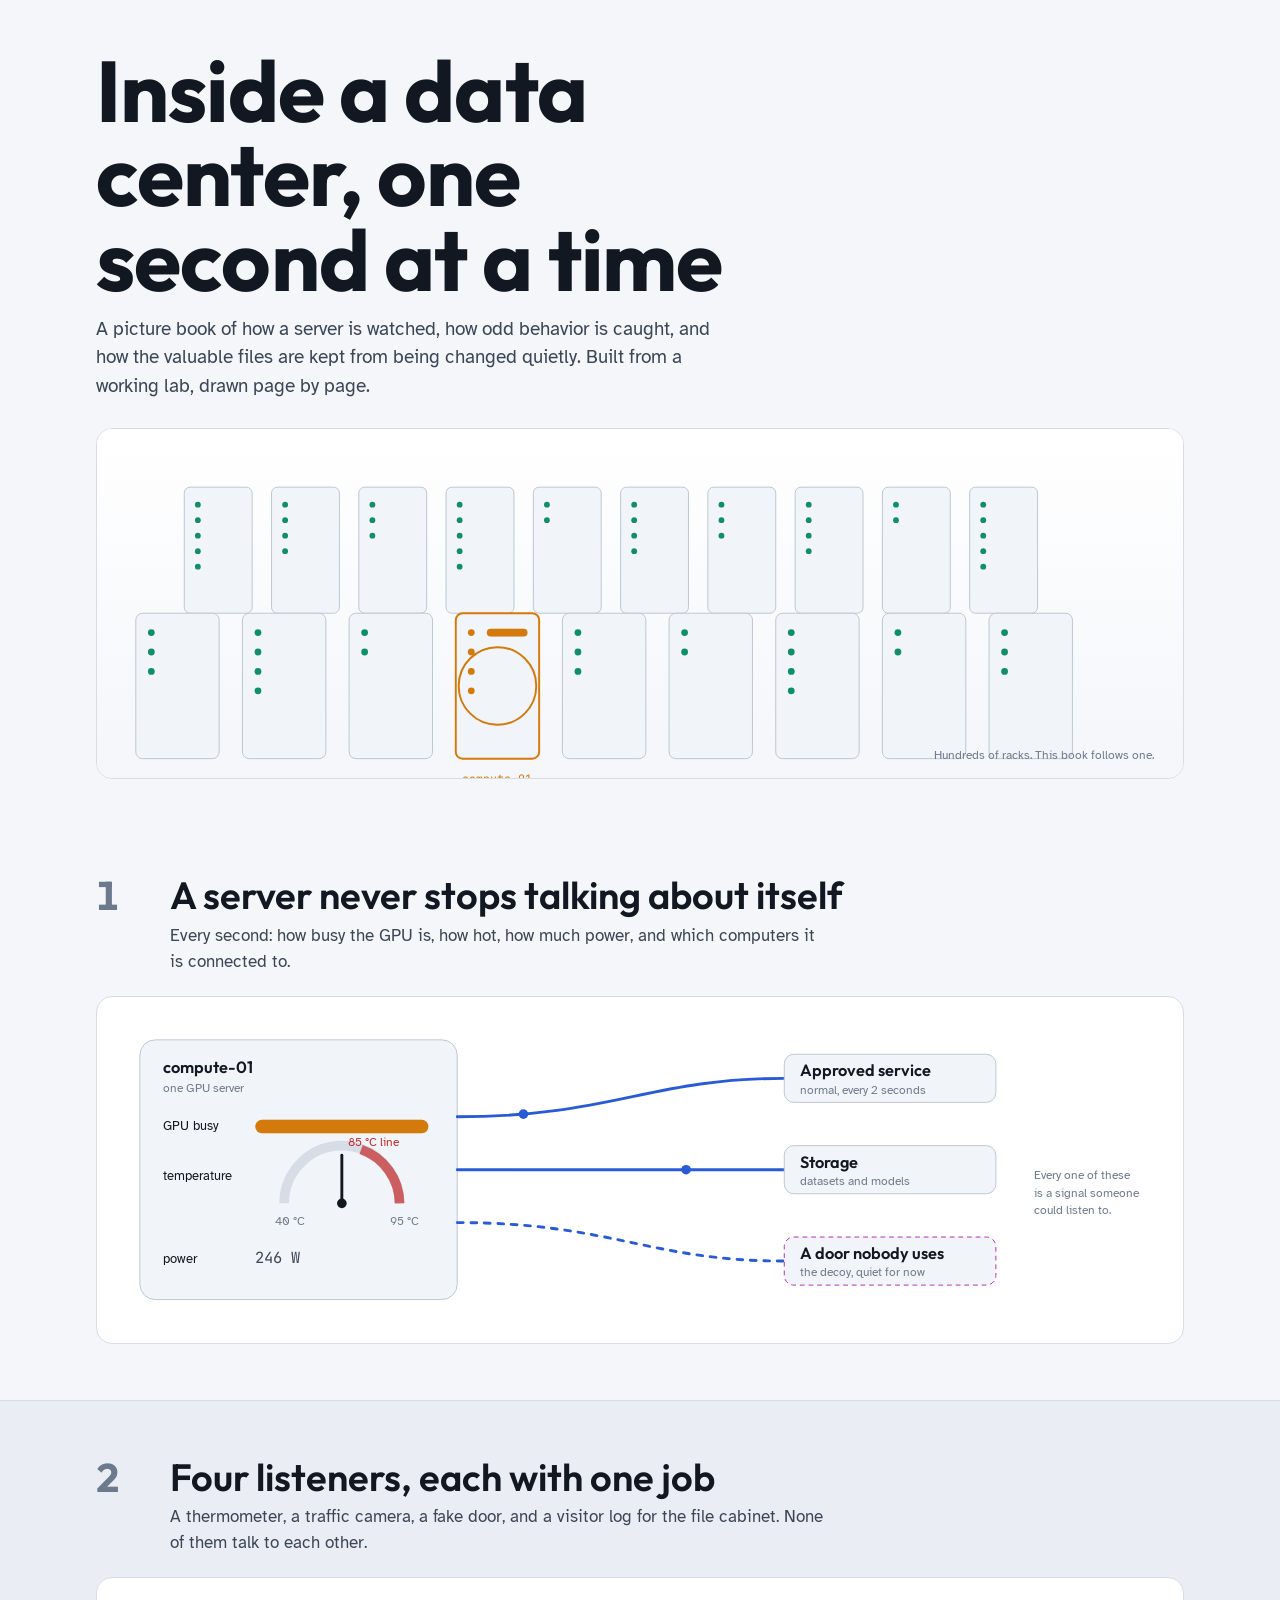
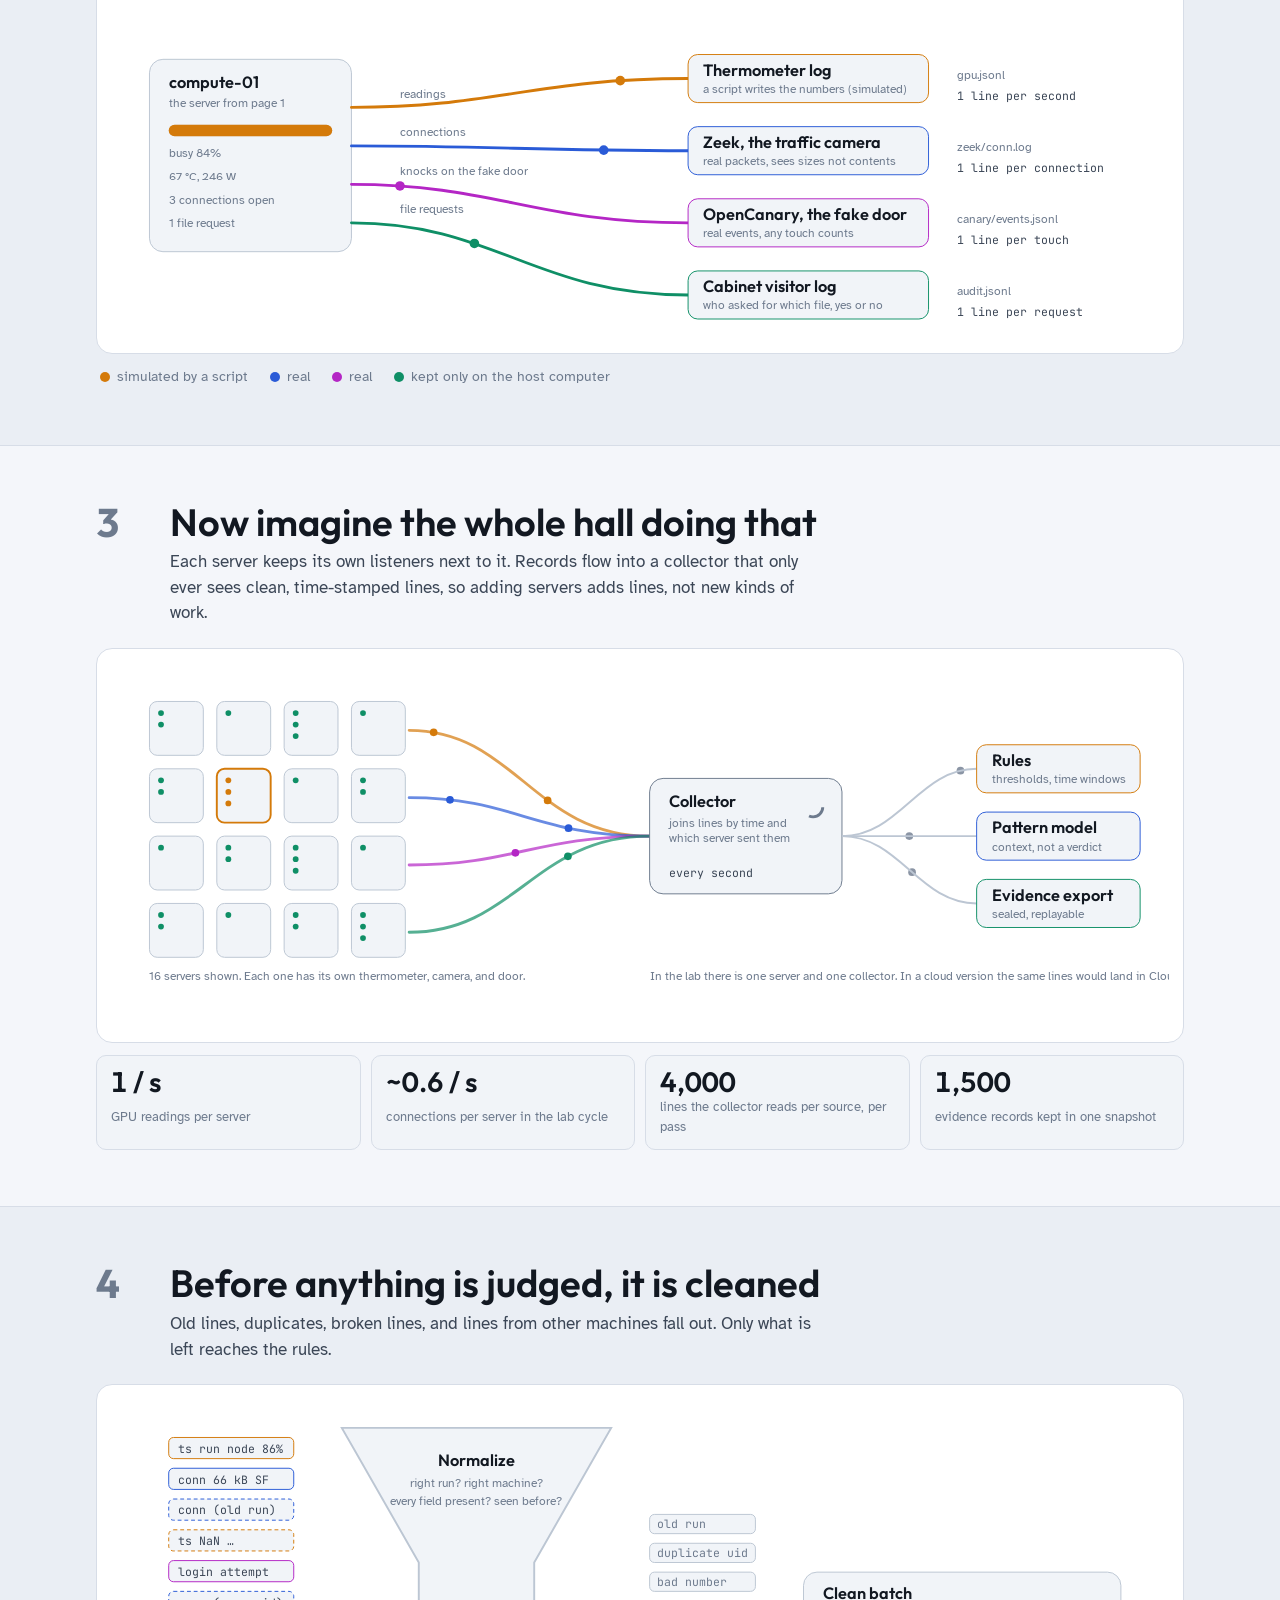
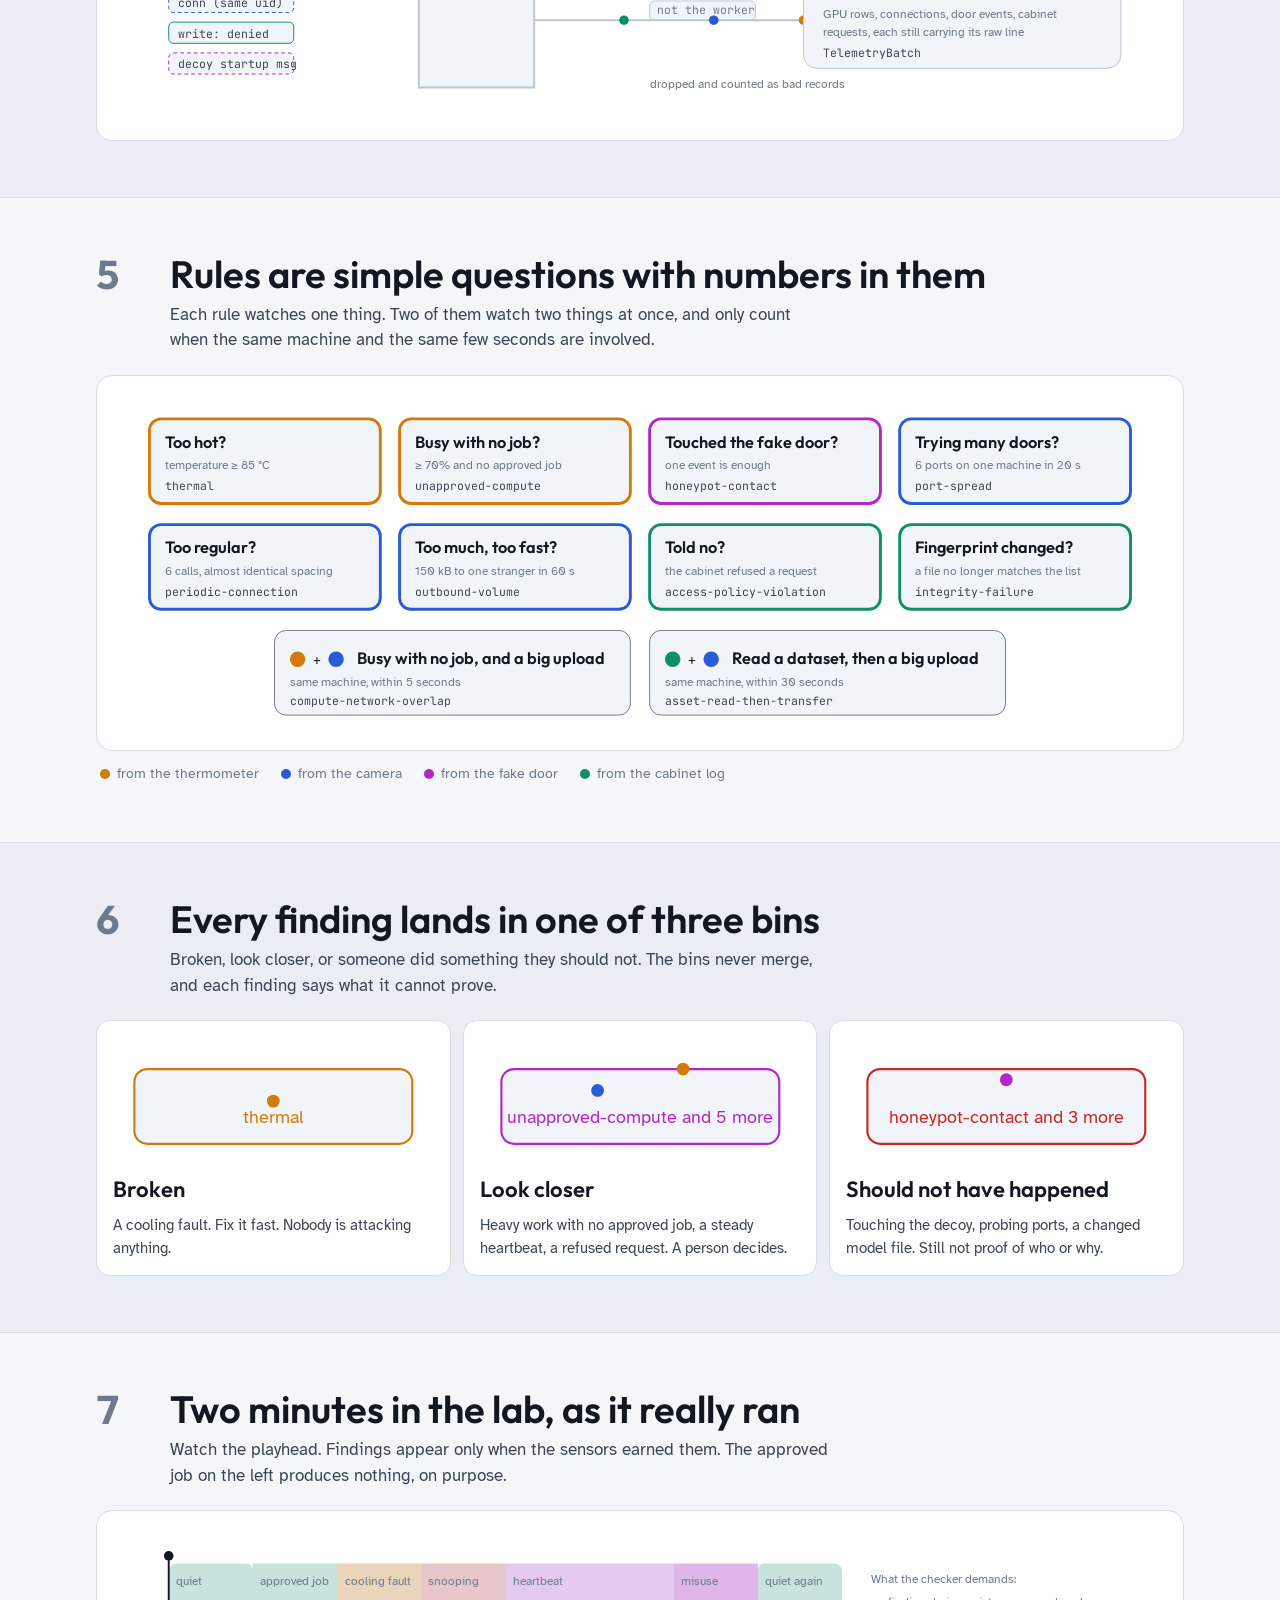
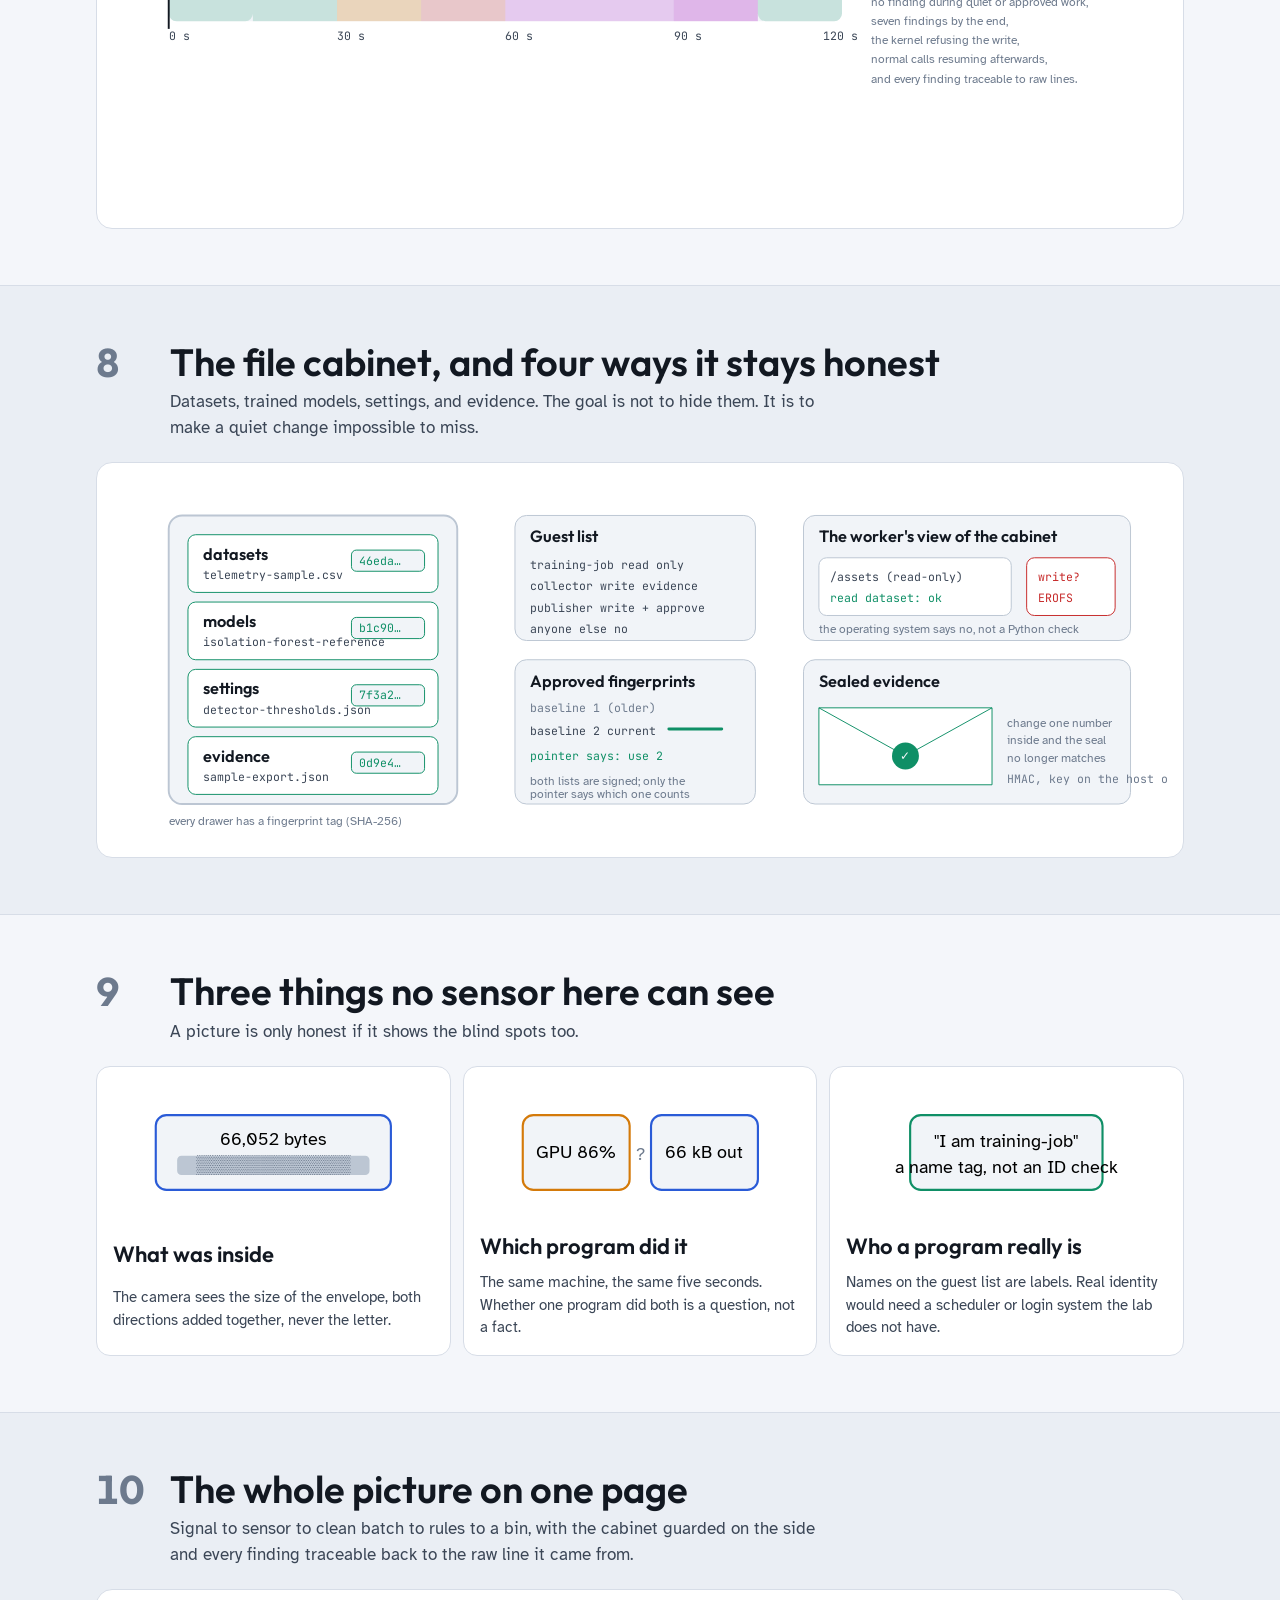
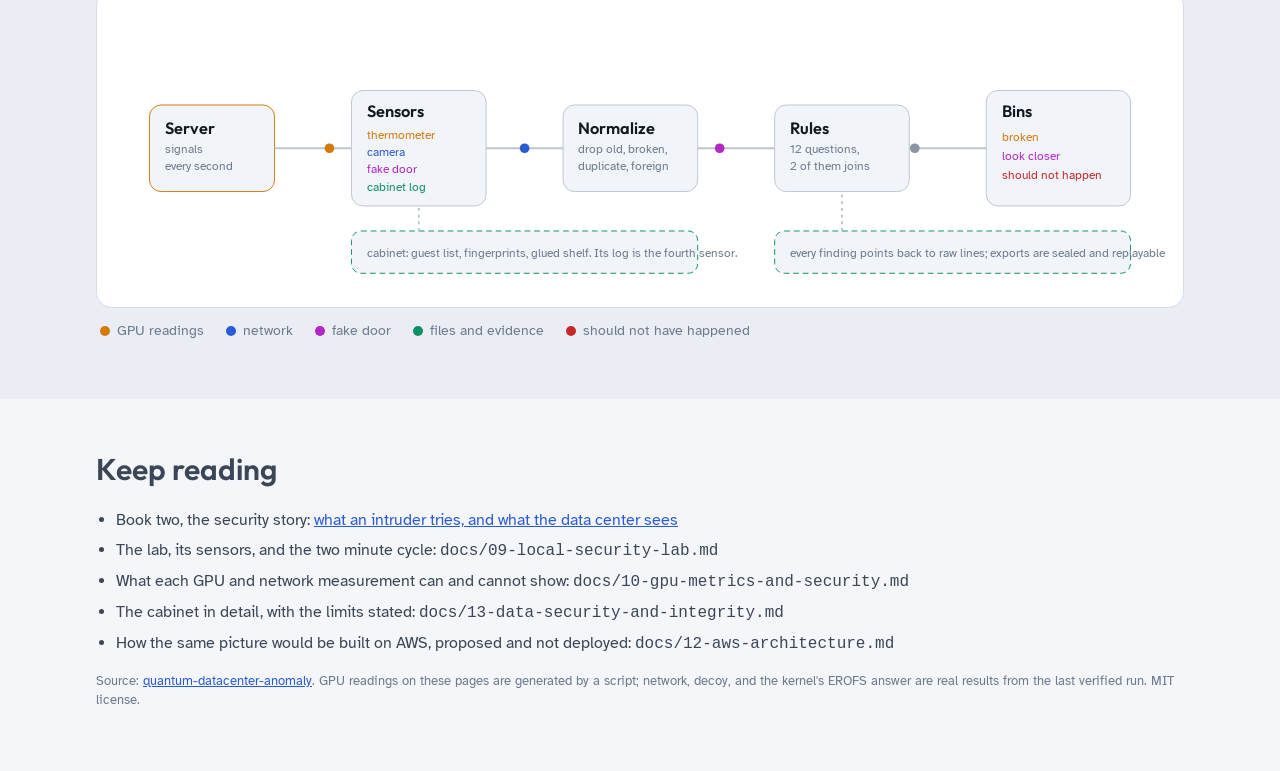
<file: site/index.html>
<!doctype html>
<html lang="en">
<head>
<meta charset="utf-8">
<meta name="viewport" content="width=device-width, initial-scale=1, viewport-fit=cover">
<meta name="description" content="A picture book of how a data center server is watched, how odd behavior is caught, and how valuable files are kept from quiet changes.">
<title>Sentinel Lab</title>
<link rel="stylesheet" href="https://fonts.googleapis.com/css2?family=Outfit:wght@500;600;700&family=Atkinson+Hyperlegible:wght@400;700&family=JetBrains+Mono:wght@400;500&display=swap">
<style>
/* Layout: a picture book. Each page is one large illustrated scene with a one-line caption.
   Dark first, like a data hall at night; the four stream colors never change meaning. */
:root {
  --bg: #0c1118; --bg-2: #111823; --panel: #161f2b; --panel-2: #1c2735; --ink: #eef3f9; --ink-2: #b9c4d2; --ink-3: #7f8ca0;
  --rule: #273343; --rule-2: #3a4859;
  --gpu: #f4a83a; --net: #6f97ff; --decoy: #e46ff2; --files: #43d3a0; --bad: #ff7a7a; --warn: #f4a83a; --good: #43d3a0; --grey: #8b95a5;
  --display: "Outfit", "Avenir Next", "Segoe UI", Helvetica, Arial, sans-serif;
  --body: "Atkinson Hyperlegible", Verdana, "Segoe UI", Helvetica, Arial, sans-serif;
  --mono: "JetBrains Mono", ui-monospace, Menlo, Consolas, monospace;
  --maxw: 1120px;
  color-scheme: dark;
}
@media (prefers-color-scheme: light) {
  :root:not([data-theme="dark"]) {
    --bg: #f4f6fa; --bg-2: #eaeef4; --panel: #ffffff; --panel-2: #f1f4f8; --ink: #121821; --ink-2: #3b4656; --ink-3: #6d7a8d;
    --rule: #d7dde7; --rule-2: #bcc6d3;
    --gpu: #d47a0a; --net: #2a5bd7; --decoy: #b426c5; --files: #0f8f66; --bad: #c62828; --warn: #d47a0a; --good: #0f8f66; --grey: #8b95a5;
    color-scheme: light;
  }
}
:root[data-theme="light"] {
  --bg: #f4f6fa; --bg-2: #eaeef4; --panel: #ffffff; --panel-2: #f1f4f8; --ink: #121821; --ink-2: #3b4656; --ink-3: #6d7a8d;
  --rule: #d7dde7; --rule-2: #bcc6d3;
  --gpu: #d47a0a; --net: #2a5bd7; --decoy: #b426c5; --files: #0f8f66; --bad: #c62828; --warn: #d47a0a; --good: #0f8f66; --grey: #8b95a5;
  color-scheme: light;
}
* { box-sizing: border-box; }
body { margin: 0; background: var(--bg); color: var(--ink); font-family: var(--body); font-size: 17px; line-height: 1.5; }
body::before { content: ""; position: fixed; inset: 0 0 auto; height: env(safe-area-inset-top, 0px); z-index: 10; background: var(--bg); }
a { color: var(--net); }
:focus-visible { outline: 3px solid var(--gpu); outline-offset: 2px; }
.wrap { max-width: var(--maxw); margin: 0 auto; padding-left: max(16px, env(safe-area-inset-left, 0px)); padding-right: max(16px, env(safe-area-inset-right, 0px)); }

/* book pages */
.page { padding-block: 56px; border-top: 1px solid var(--rule); }
.page:first-of-type { border-top: 0; }
.page.alt { background: var(--bg-2); }
.cap { display: grid; grid-template-columns: 56px 1fr; gap: 18px; align-items: start; margin-bottom: 22px; }
.cap .no { font-family: var(--display); font-weight: 700; font-size: 40px; line-height: 1; color: var(--ink-3); font-variant-numeric: tabular-nums; }
.cap h2 { font-family: var(--display); font-weight: 600; font-size: clamp(26px, 3.4vw, 38px); line-height: 1.1; margin: 0; text-wrap: balance; }
.cap p { margin: 6px 0 0; color: var(--ink-2); max-width: 60ch; font-size: 17px; }
.scene { background: var(--panel); border: 1px solid var(--rule); border-radius: 16px; padding: 14px; overflow-x: auto; }
.scene svg { display: block; width: 100%; height: auto; min-width: 720px; }
.scene text, .hall text { font-family: var(--body); fill: var(--ink); font-size: 14px; }
.scene .t, .hall .t { font-family: var(--display); font-weight: 600; font-size: 17px; }
.scene .s, .hall .s { fill: var(--ink-3); font-size: 12.5px; }
.scene .m, .hall .m { font-family: var(--mono); font-size: 12px; fill: var(--ink-2); }
.scene .box, .hall .box { fill: var(--panel-2); stroke: var(--rule-2); }
.scene .rail, .hall .rail { fill: none; stroke: var(--rule-2); stroke-width: 2; }
.scene .flow, .hall .flow { fill: none; stroke-width: 3; stroke-linecap: round; }
.f-gpu { stroke: var(--gpu); } .f-net { stroke: var(--net); } .f-decoy { stroke: var(--decoy); } .f-files { stroke: var(--files); } .f-grey { stroke: var(--grey); }
.d-gpu { fill: var(--gpu); } .d-net { fill: var(--net); } .d-decoy { fill: var(--decoy); } .d-files { fill: var(--files); } .d-grey { fill: var(--grey); } .d-bad { fill: var(--bad); } .d-good { fill: var(--good); }
.foot { display: flex; flex-wrap: wrap; gap: 8px 22px; font-size: 14px; color: var(--ink-3); padding: 12px 4px 2px; }
.foot span::before { content: ""; display: inline-block; width: 10px; height: 10px; border-radius: 50%; margin-right: 7px; vertical-align: -1px; background: var(--grey); }
.foot .gpu::before { background: var(--gpu); } .foot .net::before { background: var(--net); } .foot .decoy::before { background: var(--decoy); } .foot .files::before { background: var(--files); } .foot .bad::before { background: var(--bad); }

/* cover */
.cover { padding-block: 48px 40px; }
.cover h1 { font-family: var(--display); font-weight: 700; font-size: clamp(40px, 7vw, 86px); line-height: 0.98; margin: 0 0 14px; letter-spacing: -0.01em; max-width: 12ch; }
.cover p { color: var(--ink-2); font-size: 19px; max-width: 52ch; margin: 0 0 28px; }
.hall { background: var(--panel); border: 1px solid var(--rule); border-radius: 16px; overflow: hidden; }
.hall svg { display: block; width: 100%; height: auto; }
.led { animation: blink 2.4s infinite; }
.led:nth-child(3n) { animation-delay: .8s; } .led:nth-child(3n+1) { animation-delay: 1.6s; }
@keyframes blink { 0%, 60% { opacity: 1 } 70% { opacity: .25 } 80%, 100% { opacity: 1 } }

/* animations */
.breath { animation: breath 4s ease-in-out infinite; transform-origin: left center; }
@keyframes breath { 0%, 100% { transform: scaleX(.45) } 50% { transform: scaleX(.92) } }
.needle { animation: needle 4s ease-in-out infinite; transform-origin: 0 0; }
@keyframes needle { 0%, 100% { transform: rotate(-20deg) } 50% { transform: rotate(38deg) } }
.pulse { animation: pulse 1.6s ease-out infinite; transform-origin: center; }
@keyframes pulse { 0% { opacity: .9; transform: scale(.6) } 100% { opacity: 0; transform: scale(1.8) } }
.tick { animation: tick 1s steps(1) infinite; }
@keyframes tick { 0% { opacity: 1 } 50% { opacity: .35 } }
.sweep { animation: sweep 12s linear infinite; }
@keyframes sweep { from { transform: translateX(0) } to { transform: translateX(700px) } }
.pop { opacity: 0; animation-duration: 12s; animation-timing-function: linear; animation-iteration-count: infinite; }
.pop.at12 { animation-name: pop12; }
@keyframes pop12 { 0%, 12% { opacity: 0 } 13%, 100% { opacity: 1 } }
.pop.at20 { animation-name: pop20; }
@keyframes pop20 { 0%, 20% { opacity: 0 } 21%, 100% { opacity: 1 } }
.pop.at34 { animation-name: pop34; }
@keyframes pop34 { 0%, 34% { opacity: 0 } 35%, 100% { opacity: 1 } }
.pop.at36 { animation-name: pop36; }
@keyframes pop36 { 0%, 36% { opacity: 0 } 37%, 100% { opacity: 1 } }
.pop.at62 { animation-name: pop62; }
@keyframes pop62 { 0%, 62% { opacity: 0 } 63%, 100% { opacity: 1 } }
.pop.at78 { animation-name: pop78; }
@keyframes pop78 { 0%, 78% { opacity: 0 } 79%, 100% { opacity: 1 } }
.pop.at82 { animation-name: pop82; }
@keyframes pop82 { 0%, 82% { opacity: 0 } 83%, 100% { opacity: 1 } }
.pop.at84 { animation-name: pop84; }
@keyframes pop84 { 0%, 84% { opacity: 0 } 85%, 100% { opacity: 1 } }
.pop.at86 { animation-name: pop86; }
@keyframes pop86 { 0%, 86% { opacity: 0 } 87%, 100% { opacity: 1 } }
.fall { animation: fall 2.6s ease-in infinite; }
@keyframes fall { 0% { transform: translateY(0); opacity: 1 } 80% { opacity: 1 } 100% { transform: translateY(70px); opacity: 0 } }
.glow { animation: glow 2.6s infinite; }
@keyframes glow { 0%, 55% { opacity: .35 } 62%, 85% { opacity: 1 } 100% { opacity: .35 } }
.shake { animation: shake 3s infinite; transform-origin: center; }
@keyframes shake { 0%, 70%, 100% { transform: translateX(0) } 74% { transform: translateX(-3px) } 78% { transform: translateX(3px) } 82% { transform: translateX(-2px) } 86% { transform: translateX(0) } }
.spin { animation: spin 6s linear infinite; transform-origin: center; transform-box: fill-box; }
@keyframes spin { to { transform: rotate(360deg) } }
@media (prefers-reduced-motion: reduce) { .mover, .pulse { display: none } .breath, .needle, .tick, .sweep, .pop, .fall, .glow, .shake, .spin, .led { animation: none !important; opacity: 1 } }

/* counters (lambda console feel) */
.counters { display: grid; grid-template-columns: repeat(4, 1fr); gap: 10px; margin-top: 12px; }
.ctr { background: var(--panel-2); border: 1px solid var(--rule); border-radius: 10px; padding: 12px 14px; display: grid; gap: 2px; }
.ctr b { font-family: var(--display); font-weight: 600; font-size: 28px; line-height: 1; font-variant-numeric: tabular-nums; }
.ctr span { font-size: 13px; color: var(--ink-3); }
@media (max-width: 700px) { .counters { grid-template-columns: repeat(2, 1fr); } }

/* three bins */
.bins { display: grid; grid-template-columns: repeat(3, 1fr); gap: 12px; }
.bin { background: var(--panel); border: 1px solid var(--rule); border-radius: 14px; padding: 16px; display: grid; gap: 8px; }
.bin svg { width: 100%; height: auto; display: block; }
.bin h3 { font-family: var(--display); font-weight: 600; font-size: 22px; margin: 0; }
.bin p { margin: 0; color: var(--ink-2); font-size: 15px; }
@media (max-width: 760px) { .bins { grid-template-columns: 1fr; } }

/* back cover */
.back { padding-block: 48px 64px; color: var(--ink-2); }
.back .wrap { display: grid; gap: 16px; }
.back h2 { font-family: var(--display); font-weight: 600; font-size: 30px; margin: 0; }
.back ul { margin: 0; padding-left: 20px; display: grid; gap: 6px; font-size: 16px; }
.back small { color: var(--ink-3); font-size: 13px; }
</style>
</head>
<body>




<header class="wrap cover">
  <h1>Inside a data center, one second at a time</h1>
  <p>A picture book of how a server is watched, how odd behavior is caught, and how the valuable files are kept from being changed quietly. Built from a working lab, drawn page by page.</p>
  <div class="hall" aria-label="A data hall at night: rows of server racks with one rack highlighted">
    <svg viewBox="0 0 1120 360" role="img">
      <defs><linearGradient id="floor" x1="0" x2="0" y1="0" y2="1"><stop offset="0" stop-color="var(--panel)"/><stop offset="1" stop-color="var(--bg)"/></linearGradient></defs>
      <rect width="1120" height="360" fill="url(#floor)"/>
      <g id="racks">
        <!-- back row -->
        <g transform="translate(90 60)">
          <g><rect width="70" height="130" rx="6" class="box"/><g><circle class="led" cx="14" cy="18" r="3" fill="var(--good)"/><circle class="led" cx="14" cy="34" r="3" fill="var(--good)"/><circle class="led" cx="14" cy="50" r="3" fill="var(--good)"/><circle class="led" cx="14" cy="66" r="3" fill="var(--good)"/><circle class="led" cx="14" cy="82" r="3" fill="var(--good)"/></g></g>
          <g transform="translate(90 0)"><rect width="70" height="130" rx="6" class="box"/><g><circle class="led" cx="14" cy="18" r="3" fill="var(--good)"/><circle class="led" cx="14" cy="34" r="3" fill="var(--good)"/><circle class="led" cx="14" cy="50" r="3" fill="var(--good)"/><circle class="led" cx="14" cy="66" r="3" fill="var(--good)"/></g></g>
          <g transform="translate(180 0)"><rect width="70" height="130" rx="6" class="box"/><g><circle class="led" cx="14" cy="18" r="3" fill="var(--good)"/><circle class="led" cx="14" cy="34" r="3" fill="var(--good)"/><circle class="led" cx="14" cy="50" r="3" fill="var(--good)"/></g></g>
          <g transform="translate(270 0)"><rect width="70" height="130" rx="6" class="box"/><g><circle class="led" cx="14" cy="18" r="3" fill="var(--good)"/><circle class="led" cx="14" cy="34" r="3" fill="var(--good)"/><circle class="led" cx="14" cy="50" r="3" fill="var(--good)"/><circle class="led" cx="14" cy="66" r="3" fill="var(--good)"/><circle class="led" cx="14" cy="82" r="3" fill="var(--good)"/></g></g>
          <g transform="translate(360 0)"><rect width="70" height="130" rx="6" class="box"/><g><circle class="led" cx="14" cy="18" r="3" fill="var(--good)"/><circle class="led" cx="14" cy="34" r="3" fill="var(--good)"/></g></g>
          <g transform="translate(450 0)"><rect width="70" height="130" rx="6" class="box"/><g><circle class="led" cx="14" cy="18" r="3" fill="var(--good)"/><circle class="led" cx="14" cy="34" r="3" fill="var(--good)"/><circle class="led" cx="14" cy="50" r="3" fill="var(--good)"/><circle class="led" cx="14" cy="66" r="3" fill="var(--good)"/></g></g>
          <g transform="translate(540 0)"><rect width="70" height="130" rx="6" class="box"/><g><circle class="led" cx="14" cy="18" r="3" fill="var(--good)"/><circle class="led" cx="14" cy="34" r="3" fill="var(--good)"/><circle class="led" cx="14" cy="50" r="3" fill="var(--good)"/></g></g>
          <g transform="translate(630 0)"><rect width="70" height="130" rx="6" class="box"/><g><circle class="led" cx="14" cy="18" r="3" fill="var(--good)"/><circle class="led" cx="14" cy="34" r="3" fill="var(--good)"/><circle class="led" cx="14" cy="50" r="3" fill="var(--good)"/><circle class="led" cx="14" cy="66" r="3" fill="var(--good)"/></g></g>
          <g transform="translate(720 0)"><rect width="70" height="130" rx="6" class="box"/><g><circle class="led" cx="14" cy="18" r="3" fill="var(--good)"/><circle class="led" cx="14" cy="34" r="3" fill="var(--good)"/></g></g>
          <g transform="translate(810 0)"><rect width="70" height="130" rx="6" class="box"/><g><circle class="led" cx="14" cy="18" r="3" fill="var(--good)"/><circle class="led" cx="14" cy="34" r="3" fill="var(--good)"/><circle class="led" cx="14" cy="50" r="3" fill="var(--good)"/><circle class="led" cx="14" cy="66" r="3" fill="var(--good)"/><circle class="led" cx="14" cy="82" r="3" fill="var(--good)"/></g></g>
        </g>
        <!-- front row, one highlighted -->
        <g transform="translate(40 190)">
          <g><rect width="86" height="150" rx="7" class="box"/><circle class="led" cx="16" cy="20" r="3.5" fill="var(--good)"/><circle class="led" cx="16" cy="40" r="3.5" fill="var(--good)"/><circle class="led" cx="16" cy="60" r="3.5" fill="var(--good)"/></g>
          <g transform="translate(110 0)"><rect width="86" height="150" rx="7" class="box"/><circle class="led" cx="16" cy="20" r="3.5" fill="var(--good)"/><circle class="led" cx="16" cy="40" r="3.5" fill="var(--good)"/><circle class="led" cx="16" cy="60" r="3.5" fill="var(--good)"/><circle class="led" cx="16" cy="80" r="3.5" fill="var(--good)"/></g>
          <g transform="translate(220 0)"><rect width="86" height="150" rx="7" class="box"/><circle class="led" cx="16" cy="20" r="3.5" fill="var(--good)"/><circle class="led" cx="16" cy="40" r="3.5" fill="var(--good)"/></g>
          <g transform="translate(330 0)">
            <rect width="86" height="150" rx="7" fill="var(--panel-2)" stroke="var(--gpu)" stroke-width="2"/>
            <circle class="led" cx="16" cy="20" r="3.5" fill="var(--gpu)"/><circle class="led" cx="16" cy="40" r="3.5" fill="var(--gpu)"/><circle class="led" cx="16" cy="60" r="3.5" fill="var(--gpu)"/><circle class="led" cx="16" cy="80" r="3.5" fill="var(--gpu)"/>
            <rect x="32" y="16" width="42" height="8" rx="4" fill="var(--rule)"/><rect class="breath" x="32" y="16" width="42" height="8" rx="4" fill="var(--gpu)"/>
            <text class="m" x="43" y="175" fill="var(--gpu)" style="fill: var(--gpu)" text-anchor="middle">compute-01</text>
            <circle class="pulse" cx="43" cy="75" r="40" fill="none" stroke="var(--gpu)" stroke-width="2"/>
          </g>
          <g transform="translate(440 0)"><rect width="86" height="150" rx="7" class="box"/><circle class="led" cx="16" cy="20" r="3.5" fill="var(--good)"/><circle class="led" cx="16" cy="40" r="3.5" fill="var(--good)"/><circle class="led" cx="16" cy="60" r="3.5" fill="var(--good)"/></g>
          <g transform="translate(550 0)"><rect width="86" height="150" rx="7" class="box"/><circle class="led" cx="16" cy="20" r="3.5" fill="var(--good)"/><circle class="led" cx="16" cy="40" r="3.5" fill="var(--good)"/></g>
          <g transform="translate(660 0)"><rect width="86" height="150" rx="7" class="box"/><circle class="led" cx="16" cy="20" r="3.5" fill="var(--good)"/><circle class="led" cx="16" cy="40" r="3.5" fill="var(--good)"/><circle class="led" cx="16" cy="60" r="3.5" fill="var(--good)"/><circle class="led" cx="16" cy="80" r="3.5" fill="var(--good)"/></g>
          <g transform="translate(770 0)"><rect width="86" height="150" rx="7" class="box"/><circle class="led" cx="16" cy="20" r="3.5" fill="var(--good)"/><circle class="led" cx="16" cy="40" r="3.5" fill="var(--good)"/></g>
          <g transform="translate(880 0)"><rect width="86" height="150" rx="7" class="box"/><circle class="led" cx="16" cy="20" r="3.5" fill="var(--good)"/><circle class="led" cx="16" cy="40" r="3.5" fill="var(--good)"/><circle class="led" cx="16" cy="60" r="3.5" fill="var(--good)"/></g>
        </g>
      </g>
      <text class="s" x="1090" y="340" text-anchor="end">Hundreds of racks. This book follows one.</text>
    </svg>
  </div>
</header>

<!-- PAGE 1: one server breathing -->
<section class="page">
  <div class="wrap">
    <div class="cap"><span class="no">1</span><div><h2>A server never stops talking about itself</h2><p>Every second: how busy the GPU is, how hot, how much power, and which computers it is connected to.</p></div></div>
    <div class="scene" aria-label="One server with live gauges for utilization, temperature, and power, and three connections pulsing to other computers">
      <svg viewBox="0 0 1100 330" role="img">
        <rect class="box" x="30" y="30" width="330" height="270" rx="16"/>
        <text class="t" x="54" y="64">compute-01</text><text class="s" x="54" y="84">one GPU server</text>
        <!-- utilization -->
        <text x="54" y="124">GPU busy</text><rect x="150" y="113" width="180" height="14" rx="7" fill="var(--rule)"/><rect class="breath" x="150" y="113" width="180" height="14" rx="7" fill="var(--gpu)"/>
        <!-- temperature gauge -->
        <text x="54" y="176">temperature</text>
        <g transform="translate(240 200)"><path d="M-60 0 A60 60 0 0 1 60 0" fill="none" stroke="var(--rule)" stroke-width="10"/><path d="M20 -56 A60 60 0 0 1 60 0" fill="none" stroke="var(--bad)" stroke-width="10" opacity=".7"/><g class="needle"><line x1="0" y1="0" x2="0" y2="-50" stroke="var(--ink)" stroke-width="3" stroke-linecap="round"/></g><circle r="5" fill="var(--ink)"/></g>
        <text class="s" x="170" y="222">40 °C</text><text class="s" x="290" y="222">95 °C</text><text class="s" x="246" y="140" style="fill: var(--bad)">85 °C line</text>
        <!-- power -->
        <text x="54" y="262">power</text><g class="tick"><text class="m" x="150" y="262" style="font-size:16px">246 W</text></g>
        <!-- connections -->
        <path class="flow f-net" d="M360 110 C 520 110, 560 70, 700 70"/>
        <path class="flow f-net" d="M360 165 C 520 165, 560 165, 700 165"/>
        <path class="flow f-net" d="M360 220 C 520 220, 560 260, 700 260" stroke-dasharray="6 8"/>
        <g class="mover"><circle r="5" class="d-net"><animateMotion dur="2s" repeatCount="indefinite" path="M360 110 C 520 110, 560 70, 700 70"/></circle><circle r="5" class="d-net"><animateMotion dur="2s" begin="1s" repeatCount="indefinite" path="M360 165 C 520 165, 560 165, 700 165"/></circle></g>
        <rect class="box" x="700" y="45" width="220" height="50" rx="10"/><text class="t" x="716" y="68">Approved service</text><text class="s" x="716" y="86">normal, every 2 seconds</text>
        <rect class="box" x="700" y="140" width="220" height="50" rx="10"/><text class="t" x="716" y="163">Storage</text><text class="s" x="716" y="181">datasets and models</text>
        <rect x="700" y="235" width="220" height="50" rx="10" fill="var(--panel-2)" stroke="var(--decoy)" stroke-dasharray="5 4"/><text class="t" x="716" y="258">A door nobody uses</text><text class="s" x="716" y="276">the decoy, quiet for now</text>
        <text class="s" x="960" y="175">Every one of these</text><text class="s" x="960" y="193">is a signal someone</text><text class="s" x="960" y="211">could listen to.</text>
      </svg>
    </div>
  </div>
</section>

<!-- PAGE 2: sensors listen -->
<section class="page alt">
  <div class="wrap">
    <div class="cap"><span class="no">2</span><div><h2>Four listeners, each with one job</h2><p>A thermometer, a traffic camera, a fake door, and a visitor log for the file cabinet. None of them talk to each other.</p></div></div>
    <div class="scene" aria-label="Four streams leave the server toward four sensors: thermometer log, Zeek, OpenCanary, and the cabinet visitor log">
      <svg viewBox="0 0 1100 360" role="img">
        <defs>
          <path id="q1" d="M250 120 C 400 120, 440 90, 600 90"/><path id="q2" d="M250 160 C 400 160, 440 165, 600 165"/>
          <path id="q3" d="M250 200 C 400 200, 440 240, 600 240"/><path id="q4" d="M250 240 C 400 240, 440 315, 600 315"/>
        </defs>
        <rect class="box" x="40" y="70" width="210" height="200" rx="14"/><text class="t" x="60" y="100">compute-01</text><text class="s" x="60" y="120">the server from page 1</text>
        <rect x="60" y="138" width="170" height="12" rx="6" fill="var(--rule)"/><rect class="breath" x="60" y="138" width="170" height="12" rx="6" fill="var(--gpu)"/>
        <text class="s" x="60" y="172">busy 84%</text><text class="s" x="60" y="196">67 °C, 246 W</text><text class="s" x="60" y="220">3 connections open</text><text class="s" x="60" y="244">1 file request</text>
        <use href="#q1" class="flow f-gpu"/><use href="#q2" class="flow f-net"/><use href="#q3" class="flow f-decoy"/><use href="#q4" class="flow f-files"/>
        <text class="s" x="300" y="110">readings</text><text class="s" x="300" y="150">connections</text><text class="s" x="300" y="190">knocks on the fake door</text><text class="s" x="300" y="230">file requests</text>
        <g class="mover">
          <circle r="5" class="d-gpu"><animateMotion dur="3s" repeatCount="indefinite"><mpath href="#q1"/></animateMotion></circle>
          <circle r="5" class="d-net"><animateMotion dur="2.4s" begin=".6s" repeatCount="indefinite"><mpath href="#q2"/></animateMotion></circle>
          <circle r="5" class="d-decoy"><animateMotion dur="4.2s" begin="1.8s" repeatCount="indefinite"><mpath href="#q3"/></animateMotion></circle>
          <circle r="5" class="d-files"><animateMotion dur="3.6s" begin="1.1s" repeatCount="indefinite"><mpath href="#q4"/></animateMotion></circle>
        </g>
        <g><rect class="box" x="600" y="65" width="250" height="50" rx="10" style="stroke: var(--gpu)"/><text class="t" x="616" y="87">Thermometer log</text><text class="s" x="616" y="105">a script writes the numbers (simulated)</text></g>
        <g><rect class="box" x="600" y="140" width="250" height="50" rx="10" style="stroke: var(--net)"/><text class="t" x="616" y="162">Zeek, the traffic camera</text><text class="s" x="616" y="180">real packets, sees sizes not contents</text></g>
        <g><rect class="box" x="600" y="215" width="250" height="50" rx="10" style="stroke: var(--decoy)"/><text class="t" x="616" y="237">OpenCanary, the fake door</text><text class="s" x="616" y="255">real events, any touch counts</text></g>
        <g><rect class="box" x="600" y="290" width="250" height="50" rx="10" style="stroke: var(--files)"/><text class="t" x="616" y="312">Cabinet visitor log</text><text class="s" x="616" y="330">who asked for which file, yes or no</text></g>
        <text class="s" x="880" y="90">gpu.jsonl</text><text class="s" x="880" y="165">zeek/conn.log</text><text class="s" x="880" y="240">canary/events.jsonl</text><text class="s" x="880" y="315">audit.jsonl</text>
        <text class="m" x="880" y="112">1 line per second</text><text class="m" x="880" y="187">1 line per connection</text><text class="m" x="880" y="262">1 line per touch</text><text class="m" x="880" y="337">1 line per request</text>
      </svg>
    </div>
    <div class="foot"><span class="gpu">simulated by a script</span><span class="net">real</span><span class="decoy">real</span><span class="files">kept only on the host computer</span></div>
  </div>
</section>

<!-- PAGE 3: scale -->
<section class="page">
  <div class="wrap">
    <div class="cap"><span class="no">3</span><div><h2>Now imagine the whole hall doing that</h2><p>Each server keeps its own listeners next to it. Records flow into a collector that only ever sees clean, time-stamped lines, so adding servers adds lines, not new kinds of work.</p></div></div>
    <div class="scene" aria-label="A grid of many servers, each sending records into a shared collector that fans out to findings">
      <svg viewBox="0 0 1100 380" role="img">
        <g id="grid">
          <g transform="translate(40 40)">
            <g><rect class="box" width="56" height="56" rx="8"/><circle cx="12" cy="12" r="3" class="led d-good"/><circle cx="12" cy="24" r="3" class="led d-good"/></g>
            <g transform="translate(70 0)"><rect class="box" width="56" height="56" rx="8"/><circle cx="12" cy="12" r="3" class="led d-good"/></g>
            <g transform="translate(140 0)"><rect class="box" width="56" height="56" rx="8"/><circle cx="12" cy="12" r="3" class="led d-good"/><circle cx="12" cy="24" r="3" class="led d-good"/><circle cx="12" cy="36" r="3" class="led d-good"/></g>
            <g transform="translate(210 0)"><rect class="box" width="56" height="56" rx="8"/><circle cx="12" cy="12" r="3" class="led d-good"/></g>
            <g transform="translate(0 70)"><rect class="box" width="56" height="56" rx="8"/><circle cx="12" cy="12" r="3" class="led d-good"/><circle cx="12" cy="24" r="3" class="led d-good"/></g>
            <g transform="translate(70 70)"><rect width="56" height="56" rx="8" fill="var(--panel-2)" stroke="var(--gpu)" stroke-width="2"/><circle cx="12" cy="12" r="3" class="led d-gpu"/><circle cx="12" cy="24" r="3" class="led d-gpu"/><circle cx="12" cy="36" r="3" class="led d-gpu"/></g>
            <g transform="translate(140 70)"><rect class="box" width="56" height="56" rx="8"/><circle cx="12" cy="12" r="3" class="led d-good"/></g>
            <g transform="translate(210 70)"><rect class="box" width="56" height="56" rx="8"/><circle cx="12" cy="12" r="3" class="led d-good"/><circle cx="12" cy="24" r="3" class="led d-good"/></g>
            <g transform="translate(0 140)"><rect class="box" width="56" height="56" rx="8"/><circle cx="12" cy="12" r="3" class="led d-good"/></g>
            <g transform="translate(70 140)"><rect class="box" width="56" height="56" rx="8"/><circle cx="12" cy="12" r="3" class="led d-good"/><circle cx="12" cy="24" r="3" class="led d-good"/></g>
            <g transform="translate(140 140)"><rect class="box" width="56" height="56" rx="8"/><circle cx="12" cy="12" r="3" class="led d-good"/><circle cx="12" cy="24" r="3" class="led d-good"/><circle cx="12" cy="36" r="3" class="led d-good"/></g>
            <g transform="translate(210 140)"><rect class="box" width="56" height="56" rx="8"/><circle cx="12" cy="12" r="3" class="led d-good"/></g>
            <g transform="translate(0 210)"><rect class="box" width="56" height="56" rx="8"/><circle cx="12" cy="12" r="3" class="led d-good"/><circle cx="12" cy="24" r="3" class="led d-good"/></g>
            <g transform="translate(70 210)"><rect class="box" width="56" height="56" rx="8"/><circle cx="12" cy="12" r="3" class="led d-good"/></g>
            <g transform="translate(140 210)"><rect class="box" width="56" height="56" rx="8"/><circle cx="12" cy="12" r="3" class="led d-good"/><circle cx="12" cy="24" r="3" class="led d-good"/></g>
            <g transform="translate(210 210)"><rect class="box" width="56" height="56" rx="8"/><circle cx="12" cy="12" r="3" class="led d-good"/><circle cx="12" cy="24" r="3" class="led d-good"/><circle cx="12" cy="36" r="3" class="led d-good"/></g>
          </g>
          <text class="s" x="40" y="330">16 servers shown. Each one has its own thermometer, camera, and door.</text>
        </g>
        <!-- streams converge -->
        <defs>
          <path id="c1" d="M310 70 C 420 70, 440 180, 560 180"/><path id="c2" d="M310 140 C 420 140, 440 180, 560 180"/>
          <path id="c3" d="M310 210 C 420 210, 440 180, 560 180"/><path id="c4" d="M310 280 C 420 280, 440 180, 560 180"/>
          <path id="o1" d="M760 180 C 820 180, 840 110, 900 110"/><path id="o2" d="M760 180 L 900 180"/><path id="o3" d="M760 180 C 820 180, 840 250, 900 250"/>
        </defs>
        <use href="#c1" class="flow f-gpu" opacity=".7"/><use href="#c2" class="flow f-net" opacity=".7"/><use href="#c3" class="flow f-decoy" opacity=".7"/><use href="#c4" class="flow f-files" opacity=".7"/>
        <g class="mover">
          <circle r="4" class="d-gpu"><animateMotion dur="2.2s" repeatCount="indefinite"><mpath href="#c1"/></animateMotion></circle>
          <circle r="4" class="d-gpu"><animateMotion dur="2.2s" begin="1.1s" repeatCount="indefinite"><mpath href="#c1"/></animateMotion></circle>
          <circle r="4" class="d-net"><animateMotion dur="1.8s" begin=".3s" repeatCount="indefinite"><mpath href="#c2"/></animateMotion></circle>
          <circle r="4" class="d-net"><animateMotion dur="1.8s" begin="1.2s" repeatCount="indefinite"><mpath href="#c2"/></animateMotion></circle>
          <circle r="4" class="d-decoy"><animateMotion dur="3.4s" begin=".9s" repeatCount="indefinite"><mpath href="#c3"/></animateMotion></circle>
          <circle r="4" class="d-files"><animateMotion dur="2.8s" begin=".5s" repeatCount="indefinite"><mpath href="#c4"/></animateMotion></circle>
          <circle r="4" class="d-grey"><animateMotion dur="1.6s" repeatCount="indefinite"><mpath href="#o2"/></animateMotion></circle>
          <circle r="4" class="d-grey"><animateMotion dur="1.9s" begin=".7s" repeatCount="indefinite"><mpath href="#o1"/></animateMotion></circle>
          <circle r="4" class="d-grey"><animateMotion dur="2.1s" begin="1.3s" repeatCount="indefinite"><mpath href="#o3"/></animateMotion></circle>
        </g>
        <!-- collector -->
        <rect class="box" x="560" y="120" width="200" height="120" rx="14" style="stroke: var(--ink-3)"/>
        <text class="t" x="580" y="150">Collector</text><text class="s" x="580" y="170">joins lines by time and</text><text class="s" x="580" y="186">which server sent them</text>
        <g class="spin"><circle cx="730" cy="150" r="10" fill="none" stroke="var(--ink-3)" stroke-width="3" stroke-dasharray="20 44"/></g>
        <text class="m" x="580" y="222">every second</text>
        <use href="#o1" class="rail"/><use href="#o2" class="rail"/><use href="#o3" class="rail"/>
        <rect class="box" x="900" y="85" width="170" height="50" rx="10" style="stroke: var(--gpu)"/><text class="t" x="916" y="107">Rules</text><text class="s" x="916" y="125">thresholds, time windows</text>
        <rect class="box" x="900" y="155" width="170" height="50" rx="10" style="stroke: var(--net)"/><text class="t" x="916" y="177">Pattern model</text><text class="s" x="916" y="195">context, not a verdict</text>
        <rect class="box" x="900" y="225" width="170" height="50" rx="10" style="stroke: var(--files)"/><text class="t" x="916" y="247">Evidence export</text><text class="s" x="916" y="265">sealed, replayable</text>
        <text class="s" x="560" y="330">In the lab there is one server and one collector. In a cloud version the same lines would land in CloudWatch and S3 instead of a folder.</text>
      </svg>
    </div>
    <div class="counters">
      <div class="ctr"><b>1 / s</b><span>GPU readings per server</span></div>
      <div class="ctr"><b>~0.6 / s</b><span>connections per server in the lab cycle</span></div>
      <div class="ctr"><b>4,000</b><span>lines the collector reads per source, per pass</span></div>
      <div class="ctr"><b>1,500</b><span>evidence records kept in one snapshot</span></div>
    </div>
  </div>
</section>

<!-- PAGE 4: cleaning funnel -->
<section class="page alt">
  <div class="wrap">
    <div class="cap"><span class="no">4</span><div><h2>Before anything is judged, it is cleaned</h2><p>Old lines, duplicates, broken lines, and lines from other machines fall out. Only what is left reaches the rules.</p></div></div>
    <div class="scene" aria-label="Records drop into a funnel; rejected ones fall away labeled old run, duplicate, broken, other machine; survivors continue to the rules">
      <svg viewBox="0 0 1100 340" role="img">
        <!-- incoming lines -->
        <g>
          <rect x="60" y="40" width="130" height="22" rx="5" fill="var(--panel-2)" stroke="var(--gpu)"/><text class="m" x="70" y="56">ts run node 86%</text>
          <rect x="60" y="72" width="130" height="22" rx="5" fill="var(--panel-2)" stroke="var(--net)"/><text class="m" x="70" y="88">conn 66 kB SF</text>
          <rect x="60" y="104" width="130" height="22" rx="5" fill="var(--panel-2)" stroke="var(--net)" stroke-dasharray="4 3"/><text class="m" x="70" y="120">conn (old run)</text>
          <rect x="60" y="136" width="130" height="22" rx="5" fill="var(--panel-2)" stroke="var(--gpu)" stroke-dasharray="4 3"/><text class="m" x="70" y="152">ts NaN …</text>
          <rect x="60" y="168" width="130" height="22" rx="5" fill="var(--panel-2)" stroke="var(--decoy)"/><text class="m" x="70" y="184">login attempt</text>
          <rect x="60" y="200" width="130" height="22" rx="5" fill="var(--panel-2)" stroke="var(--net)" stroke-dasharray="4 3"/><text class="m" x="70" y="216">conn (same uid)</text>
          <rect x="60" y="232" width="130" height="22" rx="5" fill="var(--panel-2)" stroke="var(--files)"/><text class="m" x="70" y="248">write: denied</text>
          <rect x="60" y="264" width="130" height="22" rx="5" fill="var(--panel-2)" stroke="var(--decoy)" stroke-dasharray="4 3"/><text class="m" x="70" y="280">decoy startup msg</text>
        </g>
        <!-- funnel -->
        <path d="M240 30 L 520 30 L 440 170 L 440 300 L 320 300 L 320 170 Z" fill="var(--panel-2)" stroke="var(--rule-2)" stroke-width="2"/>
        <text class="t" x="380" y="70" text-anchor="middle">Normalize</text>
        <text class="s" x="380" y="92" text-anchor="middle">right run? right machine?</text>
        <text class="s" x="380" y="110" text-anchor="middle">every field present? seen before?</text>
        <!-- rejects falling -->
        <g class="fall"><rect x="560" y="120" width="110" height="20" rx="5" fill="var(--panel-2)" stroke="var(--rule-2)"/><text class="m" x="568" y="134" style="fill: var(--ink-3)">old run</text></g>
        <g class="fall" style="animation-delay:.6s"><rect x="560" y="150" width="110" height="20" rx="5" fill="var(--panel-2)" stroke="var(--rule-2)"/><text class="m" x="568" y="164" style="fill: var(--ink-3)">duplicate uid</text></g>
        <g class="fall" style="animation-delay:1.2s"><rect x="560" y="180" width="110" height="20" rx="5" fill="var(--panel-2)" stroke="var(--rule-2)"/><text class="m" x="568" y="194" style="fill: var(--ink-3)">bad number</text></g>
        <g class="fall" style="animation-delay:1.8s"><rect x="560" y="210" width="110" height="20" rx="5" fill="var(--panel-2)" stroke="var(--rule-2)"/><text class="m" x="568" y="224" style="fill: var(--ink-3)">not the worker</text></g>
        <text class="s" x="560" y="300">dropped and counted as bad records</text>
        <!-- survivors -->
        <path class="rail" d="M440 230 L 720 230"/>
        <g class="mover">
          <circle r="5" class="d-gpu"><animateMotion dur="2.4s" repeatCount="indefinite" path="M440 230 L 720 230"/></circle>
          <circle r="5" class="d-net"><animateMotion dur="2.4s" begin=".8s" repeatCount="indefinite" path="M440 230 L 720 230"/></circle>
          <circle r="5" class="d-files"><animateMotion dur="2.4s" begin="1.6s" repeatCount="indefinite" path="M440 230 L 720 230"/></circle>
        </g>
        <rect class="box" x="720" y="180" width="330" height="100" rx="14"/>
        <text class="t" x="740" y="208">Clean batch</text>
        <text class="s" x="740" y="228">GPU rows, connections, door events, cabinet</text>
        <text class="s" x="740" y="246">requests, each still carrying its raw line</text>
        <text class="m" x="740" y="268">TelemetryBatch</text>
      </svg>
    </div>
  </div>
</section>

<!-- PAGE 5: rules light up -->
<section class="page">
  <div class="wrap">
    <div class="cap"><span class="no">5</span><div><h2>Rules are simple questions with numbers in them</h2><p>Each rule watches one thing. Two of them watch two things at once, and only count when the same machine and the same few seconds are involved.</p></div></div>
    <div class="scene" aria-label="Rule cards that light up when matching records pass">
      <svg viewBox="0 0 1100 360" role="img">
        <g transform="translate(40 30)">
          <rect class="box" width="240" height="88" rx="12" style="stroke: var(--gpu)"/><g class="glow"><rect width="240" height="88" rx="12" fill="none" stroke="var(--gpu)" stroke-width="3"/></g>
          <text class="t" x="16" y="30">Too hot?</text><text class="s" x="16" y="52">temperature ≥ 85 °C</text><text class="m" x="16" y="74">thermal</text>
        </g>
        <g transform="translate(300 30)">
          <rect class="box" width="240" height="88" rx="12" style="stroke: var(--gpu)"/><g class="glow" style="animation-delay:.4s"><rect width="240" height="88" rx="12" fill="none" stroke="var(--gpu)" stroke-width="3"/></g>
          <text class="t" x="16" y="30">Busy with no job?</text><text class="s" x="16" y="52">≥ 70% and no approved job</text><text class="m" x="16" y="74">unapproved-compute</text>
        </g>
        <g transform="translate(560 30)">
          <rect class="box" width="240" height="88" rx="12" style="stroke: var(--decoy)"/><g class="glow" style="animation-delay:.8s"><rect width="240" height="88" rx="12" fill="none" stroke="var(--decoy)" stroke-width="3"/></g>
          <text class="t" x="16" y="30">Touched the fake door?</text><text class="s" x="16" y="52">one event is enough</text><text class="m" x="16" y="74">honeypot-contact</text>
        </g>
        <g transform="translate(820 30)">
          <rect class="box" width="240" height="88" rx="12" style="stroke: var(--net)"/><g class="glow" style="animation-delay:1.2s"><rect width="240" height="88" rx="12" fill="none" stroke="var(--net)" stroke-width="3"/></g>
          <text class="t" x="16" y="30">Trying many doors?</text><text class="s" x="16" y="52">6 ports on one machine in 20 s</text><text class="m" x="16" y="74">port-spread</text>
        </g>
        <g transform="translate(40 140)">
          <rect class="box" width="240" height="88" rx="12" style="stroke: var(--net)"/><g class="glow" style="animation-delay:1.6s"><rect width="240" height="88" rx="12" fill="none" stroke="var(--net)" stroke-width="3"/></g>
          <text class="t" x="16" y="30">Too regular?</text><text class="s" x="16" y="52">6 calls, almost identical spacing</text><text class="m" x="16" y="74">periodic-connection</text>
        </g>
        <g transform="translate(300 140)">
          <rect class="box" width="240" height="88" rx="12" style="stroke: var(--net)"/><g class="glow" style="animation-delay:2s"><rect width="240" height="88" rx="12" fill="none" stroke="var(--net)" stroke-width="3"/></g>
          <text class="t" x="16" y="30">Too much, too fast?</text><text class="s" x="16" y="52">150 kB to one stranger in 60 s</text><text class="m" x="16" y="74">outbound-volume</text>
        </g>
        <g transform="translate(560 140)">
          <rect class="box" width="240" height="88" rx="12" style="stroke: var(--files)"/><g class="glow" style="animation-delay:2.4s"><rect width="240" height="88" rx="12" fill="none" stroke="var(--files)" stroke-width="3"/></g>
          <text class="t" x="16" y="30">Told no?</text><text class="s" x="16" y="52">the cabinet refused a request</text><text class="m" x="16" y="74">access-policy-violation</text>
        </g>
        <g transform="translate(820 140)">
          <rect class="box" width="240" height="88" rx="12" style="stroke: var(--files)"/><g class="glow" style="animation-delay:2.8s"><rect width="240" height="88" rx="12" fill="none" stroke="var(--files)" stroke-width="3"/></g>
          <text class="t" x="16" y="30">Fingerprint changed?</text><text class="s" x="16" y="52">a file no longer matches the list</text><text class="m" x="16" y="74">integrity-failure</text>
        </g>
        <!-- joins -->
        <g transform="translate(170 250)">
          <rect class="box" width="370" height="88" rx="12" style="stroke: var(--ink-3)"/>
          <circle cx="24" cy="30" r="8" class="d-gpu"/><text x="40" y="35">+</text><circle cx="64" cy="30" r="8" class="d-net"/>
          <text class="t" x="86" y="35">Busy with no job, and a big upload</text><text class="s" x="16" y="58">same machine, within 5 seconds</text><text class="m" x="16" y="78">compute-network-overlap</text>
        </g>
        <g transform="translate(560 250)">
          <rect class="box" width="370" height="88" rx="12" style="stroke: var(--ink-3)"/>
          <circle cx="24" cy="30" r="8" class="d-files"/><text x="40" y="35">+</text><circle cx="64" cy="30" r="8" class="d-net"/>
          <text class="t" x="86" y="35">Read a dataset, then a big upload</text><text class="s" x="16" y="58">same machine, within 30 seconds</text><text class="m" x="16" y="78">asset-read-then-transfer</text>
        </g>
      </svg>
    </div>
    <div class="foot"><span class="gpu">from the thermometer</span><span class="net">from the camera</span><span class="decoy">from the fake door</span><span class="files">from the cabinet log</span></div>
  </div>
</section>

<!-- PAGE 6: three bins -->
<section class="page alt">
  <div class="wrap">
    <div class="cap"><span class="no">6</span><div><h2>Every finding lands in one of three bins</h2><p>Broken, look closer, or someone did something they should not. The bins never merge, and each finding says what it cannot prove.</p></div></div>
    <div class="bins">
      <div class="bin">
        <svg viewBox="0 0 300 120" aria-hidden="true"><rect x="20" y="30" width="260" height="70" rx="12" fill="var(--panel-2)" stroke="var(--gpu)" stroke-width="2"/><g class="mover"><circle r="6" class="d-gpu"><animateMotion dur="2.4s" repeatCount="indefinite" path="M150 0 L 150 60"/></circle></g><text class="m" x="150" y="80" text-anchor="middle" style="fill: var(--gpu)">thermal</text></svg>
        <h3>Broken</h3><p>A cooling fault. Fix it fast. Nobody is attacking anything.</p>
      </div>
      <div class="bin">
        <svg viewBox="0 0 300 120" aria-hidden="true"><rect x="20" y="30" width="260" height="70" rx="12" fill="var(--panel-2)" stroke="var(--decoy)" stroke-width="2"/><g class="mover"><circle r="6" class="d-net"><animateMotion dur="2.4s" begin=".4s" repeatCount="indefinite" path="M110 0 L 110 60"/></circle><circle r="6" class="d-gpu"><animateMotion dur="2.4s" begin="1.2s" repeatCount="indefinite" path="M190 0 L 190 60"/></circle></g><text class="m" x="150" y="80" text-anchor="middle" style="fill: var(--decoy)">unapproved-compute and 5 more</text></svg>
        <h3>Look closer</h3><p>Heavy work with no approved job, a steady heartbeat, a refused request. A person decides.</p>
      </div>
      <div class="bin">
        <svg viewBox="0 0 300 120" aria-hidden="true"><rect x="20" y="30" width="260" height="70" rx="12" fill="var(--panel-2)" stroke="var(--bad)" stroke-width="2"/><g class="mover"><circle r="6" class="d-decoy"><animateMotion dur="2.4s" begin=".8s" repeatCount="indefinite" path="M150 0 L 150 60"/></circle></g><text class="m" x="150" y="80" text-anchor="middle" style="fill: var(--bad)">honeypot-contact and 3 more</text></svg>
        <h3>Should not have happened</h3><p>Touching the decoy, probing ports, a changed model file. Still not proof of who or why.</p>
      </div>
    </div>
  </div>
</section>

<!-- PAGE 7: the two minute story -->
<section class="page">
  <div class="wrap">
    <div class="cap"><span class="no">7</span><div><h2>Two minutes in the lab, as it really ran</h2><p>Watch the playhead. Findings appear only when the sensors earned them. The approved job on the left produces nothing, on purpose.</p></div></div>
    <div class="scene" aria-label="A timeline from 0 to 120 seconds with a moving playhead and findings appearing in each phase">
      <svg viewBox="0 0 1100 300" role="img">
        <g transform="translate(60 40)">
          <rect x="0" y="0" width="700" height="60" rx="8" fill="var(--panel-2)"/>
          <rect x="0" y="0" width="87.5" height="60" rx="8" fill="var(--files)" opacity=".18"/><rect x="87.5" y="0" width="87.5" height="60" fill="var(--files)" opacity=".18"/>
          <rect x="175" y="0" width="87.5" height="60" fill="var(--gpu)" opacity=".25"/><rect x="262.5" y="0" width="87.5" height="60" fill="var(--bad)" opacity=".22"/>
          <rect x="350" y="0" width="175" height="60" fill="var(--decoy)" opacity=".2"/><rect x="525" y="0" width="87.5" height="60" fill="var(--decoy)" opacity=".3"/><rect x="612.5" y="0" width="87.5" height="60" rx="8" fill="var(--files)" opacity=".18"/>
          <text class="s" x="8" y="22">quiet</text><text class="s" x="95" y="22">approved job</text><text class="s" x="183" y="22">cooling fault</text><text class="s" x="270" y="22">snooping</text><text class="s" x="358" y="22">heartbeat</text><text class="s" x="533" y="22">misuse</text><text class="s" x="620" y="22">quiet again</text>
          <text class="m" x="0" y="80">0 s</text><text class="m" x="175" y="80">30 s</text><text class="m" x="350" y="80">60 s</text><text class="m" x="525" y="80">90 s</text><text class="m" x="680" y="80">120 s</text>
          <g class="sweep"><line x1="0" y1="-8" x2="0" y2="68" stroke="var(--ink)" stroke-width="2"/><circle cy="-8" r="5" fill="var(--ink)"/></g>
          <!-- findings popping -->
          <g class="pop at20"><rect x="178" y="110" width="80" height="24" rx="6" fill="var(--panel-2)" stroke="var(--gpu)"/><text class="m" x="186" y="126">thermal</text></g>
          <g class="pop at34"><rect x="265" y="110" width="88" height="24" rx="6" fill="var(--panel-2)" stroke="var(--bad)"/><text class="m" x="273" y="126">port-spread</text></g>
          <g class="pop at36"><rect x="265" y="140" width="122" height="24" rx="6" fill="var(--panel-2)" stroke="var(--bad)"/><text class="m" x="273" y="156">honeypot-contact</text></g>
          <g class="pop at62"><rect x="353" y="110" width="140" height="24" rx="6" fill="var(--panel-2)" stroke="var(--decoy)"/><text class="m" x="361" y="126">periodic-connection</text></g>
          <g class="pop at78"><rect x="528" y="110" width="140" height="24" rx="6" fill="var(--panel-2)" stroke="var(--decoy)"/><text class="m" x="536" y="126">unapproved-compute</text></g>
          <g class="pop at82"><rect x="528" y="140" width="122" height="24" rx="6" fill="var(--panel-2)" stroke="var(--decoy)"/><text class="m" x="536" y="156">outbound-volume</text></g>
          <g class="pop at84"><rect x="528" y="170" width="178" height="24" rx="6" fill="var(--panel-2)" stroke="var(--decoy)"/><text class="m" x="536" y="186">compute-network-overlap</text></g>
          <g class="pop at86"><rect x="528" y="200" width="150" height="24" rx="6" fill="var(--panel-2)" stroke="var(--files)"/><text class="m" x="536" y="216">write blocked: EROFS</text></g>
          <g class="pop at12"><text class="s" x="95" y="126" style="fill: var(--good)">nothing, correctly</text></g>
        </g>
        <text class="s" x="790" y="60">What the checker demands:</text>
        <text class="s" x="790" y="84">no finding during quiet or approved work,</text>
        <text class="s" x="790" y="104">seven findings by the end,</text>
        <text class="s" x="790" y="124">the kernel refusing the write,</text>
        <text class="s" x="790" y="144">normal calls resuming afterwards,</text>
        <text class="s" x="790" y="164">and every finding traceable to raw lines.</text>
      </svg>
    </div>
  </div>
</section>

<!-- PAGE 8: the cabinet -->
<section class="page alt">
  <div class="wrap">
    <div class="cap"><span class="no">8</span><div><h2>The file cabinet, and four ways it stays honest</h2><p>Datasets, trained models, settings, and evidence. The goal is not to hide them. It is to make a quiet change impossible to miss.</p></div></div>
    <div class="scene" aria-label="A cabinet with four drawers, a guest list, fingerprint tags, a glued shelf blocking the worker, and a sealed envelope">
      <svg viewBox="0 0 1100 380" role="img">
        <!-- cabinet -->
        <rect x="60" y="40" width="300" height="300" rx="14" fill="var(--panel-2)" stroke="var(--rule-2)" stroke-width="2"/>
        <g>
          <rect x="80" y="60" width="260" height="60" rx="8" fill="var(--panel)" stroke="var(--files)"/><text class="t" x="96" y="86">datasets</text><text class="m" x="96" y="106">telemetry-sample.csv</text><rect x="250" y="76" width="76" height="22" rx="5" fill="var(--panel-2)" stroke="var(--files)"/><text class="m" x="258" y="91" style="fill: var(--files)">46eda…</text>
          <rect x="80" y="130" width="260" height="60" rx="8" fill="var(--panel)" stroke="var(--files)"/><text class="t" x="96" y="156">models</text><text class="m" x="96" y="176">isolation-forest-reference</text><rect x="250" y="146" width="76" height="22" rx="5" fill="var(--panel-2)" stroke="var(--files)"/><text class="m" x="258" y="161" style="fill: var(--files)">b1c90…</text>
          <rect x="80" y="200" width="260" height="60" rx="8" fill="var(--panel)" stroke="var(--files)"/><text class="t" x="96" y="226">settings</text><text class="m" x="96" y="246">detector-thresholds.json</text><rect x="250" y="216" width="76" height="22" rx="5" fill="var(--panel-2)" stroke="var(--files)"/><text class="m" x="258" y="231" style="fill: var(--files)">7f3a2…</text>
          <rect x="80" y="270" width="260" height="60" rx="8" fill="var(--panel)" stroke="var(--files)"/><text class="t" x="96" y="296">evidence</text><text class="m" x="96" y="316">sample-export.json</text><rect x="250" y="286" width="76" height="22" rx="5" fill="var(--panel-2)" stroke="var(--files)"/><text class="m" x="258" y="301" style="fill: var(--files)">0d9e4…</text>
        </g>
        <text class="s" x="60" y="362">every drawer has a fingerprint tag (SHA-256)</text>
        <!-- guest list -->
        <g transform="translate(420 40)">
          <rect width="250" height="130" rx="12" class="box"/><text class="t" x="16" y="28">Guest list</text>
          <text class="m" x="16" y="56">training-job   read only</text><text class="m" x="16" y="78">collector      write evidence</text><text class="m" x="16" y="100">publisher      write + approve</text><text class="m" x="16" y="122">anyone else    no</text>
        </g>
        <!-- approved list with pointer -->
        <g transform="translate(420 190)">
          <rect width="250" height="150" rx="12" class="box"/><text class="t" x="16" y="28">Approved fingerprints</text>
          <text class="m" x="16" y="54" style="fill: var(--ink-3)">baseline 1   (older)</text>
          <text class="m" x="16" y="78">baseline 2   current</text>
          <path d="M160 72 L 215 72" class="flow f-files"/><text class="m" x="16" y="104" style="fill: var(--files)">pointer says: use 2</text>
          <text class="s" x="16" y="130">both lists are signed; only the</text><text class="s" x="16" y="144">pointer says which one counts</text>
        </g>
        <!-- glued shelf -->
        <g transform="translate(720 40)">
          <rect width="340" height="130" rx="12" class="box"/><text class="t" x="16" y="28">The worker's view of the cabinet</text>
          <rect x="16" y="44" width="200" height="60" rx="8" fill="var(--panel)" stroke="var(--rule-2)"/><text class="m" x="28" y="68">/assets  (read-only)</text><text class="m" x="28" y="90" style="fill: var(--good)">read dataset: ok</text>
          <g class="shake"><rect x="232" y="44" width="92" height="60" rx="8" fill="var(--panel)" stroke="var(--bad)"/><text class="m" x="244" y="68" style="fill: var(--bad)">write?</text><text class="m" x="244" y="90" style="fill: var(--bad)">EROFS</text></g>
          <text class="s" x="16" y="122">the operating system says no, not a Python check</text>
        </g>
        <!-- sealed envelope -->
        <g transform="translate(720 190)">
          <rect width="340" height="150" rx="12" class="box"/><text class="t" x="16" y="28">Sealed evidence</text>
          <path d="M16 50 L 196 50 L 196 130 L 16 130 Z" fill="var(--panel)" stroke="var(--files)"/><path d="M16 50 L 106 100 L 196 50" fill="none" stroke="var(--files)"/>
          <circle cx="106" cy="100" r="14" fill="var(--files)"/><text class="m" x="106" y="104" text-anchor="middle" style="fill: var(--bg)">✓</text>
          <text class="s" x="212" y="70">change one number</text><text class="s" x="212" y="88">inside and the seal</text><text class="s" x="212" y="106">no longer matches</text>
          <text class="m" x="212" y="128" style="fill: var(--ink-3)">HMAC, key on the host only</text>
        </g>
      </svg>
    </div>
  </div>
</section>

<!-- PAGE 9: what it cannot see -->
<section class="page">
  <div class="wrap">
    <div class="cap"><span class="no">9</span><div><h2>Three things no sensor here can see</h2><p>A picture is only honest if it shows the blind spots too.</p></div></div>
    <div class="bins">
      <div class="bin">
        <svg viewBox="0 0 300 130" aria-hidden="true"><rect x="40" y="30" width="220" height="70" rx="10" fill="var(--panel-2)" stroke="var(--net)" stroke-width="2"/><text class="m" x="150" y="58" text-anchor="middle">66,052 bytes</text><rect x="60" y="68" width="180" height="18" rx="4" fill="var(--rule-2)"/><text class="m" x="150" y="81" text-anchor="middle" style="fill: var(--ink-3)">▒▒▒▒▒▒▒▒▒▒▒▒</text></svg>
        <h3>What was inside</h3><p>The camera sees the size of the envelope, both directions added together, never the letter.</p>
      </div>
      <div class="bin">
        <svg viewBox="0 0 300 130" aria-hidden="true"><rect x="40" y="30" width="100" height="70" rx="10" fill="var(--panel-2)" stroke="var(--gpu)" stroke-width="2"/><text class="m" x="90" y="70" text-anchor="middle">GPU 86%</text><rect x="160" y="30" width="100" height="70" rx="10" fill="var(--panel-2)" stroke="var(--net)" stroke-width="2"/><text class="m" x="210" y="70" text-anchor="middle">66 kB out</text><text class="t" x="150" y="72" text-anchor="middle" style="fill: var(--ink-3)">?</text></svg>
        <h3>Which program did it</h3><p>The same machine, the same five seconds. Whether one program did both is a question, not a fact.</p>
      </div>
      <div class="bin">
        <svg viewBox="0 0 300 130" aria-hidden="true"><rect x="60" y="30" width="180" height="70" rx="10" fill="var(--panel-2)" stroke="var(--files)" stroke-width="2"/><text class="m" x="150" y="60" text-anchor="middle">"I am training-job"</text><text class="s" x="150" y="84" text-anchor="middle">a name tag, not an ID check</text></svg>
        <h3>Who a program really is</h3><p>Names on the guest list are labels. Real identity would need a scheduler or login system the lab does not have.</p>
      </div>
    </div>
  </div>
</section>

<!-- PAGE 10: the whole picture -->
<section class="page alt">
  <div class="wrap">
    <div class="cap"><span class="no">10</span><div><h2>The whole picture on one page</h2><p>Signal to sensor to clean batch to rules to a bin, with the cabinet guarded on the side and every finding traceable back to the raw line it came from.</p></div></div>
    <div class="scene" aria-label="Complete flow from server through sensors, normalizer, rules, bins, with the guarded cabinet and sealed export alongside">
      <svg viewBox="0 0 1100 300" role="img">
        <defs>
          <path id="w1" d="M170 150 L 250 150"/><path id="w2" d="M390 150 L 470 150"/><path id="w3" d="M610 150 L 690 150"/><path id="w4" d="M830 150 L 910 150"/>
        </defs>
        <rect class="box" x="40" y="105" width="130" height="90" rx="12" style="stroke: var(--gpu)"/><text class="t" x="56" y="135">Server</text><text class="s" x="56" y="155">signals</text><text class="s" x="56" y="173">every second</text>
        <rect class="box" x="250" y="90" width="140" height="120" rx="12"/><text class="t" x="266" y="118">Sensors</text><text class="s" x="266" y="140" style="fill: var(--gpu)">thermometer</text><text class="s" x="266" y="158" style="fill: var(--net)">camera</text><text class="s" x="266" y="176" style="fill: var(--decoy)">fake door</text><text class="s" x="266" y="194" style="fill: var(--files)">cabinet log</text>
        <rect class="box" x="470" y="105" width="140" height="90" rx="12"/><text class="t" x="486" y="135">Normalize</text><text class="s" x="486" y="155">drop old, broken,</text><text class="s" x="486" y="173">duplicate, foreign</text>
        <rect class="box" x="690" y="105" width="140" height="90" rx="12"/><text class="t" x="706" y="135">Rules</text><text class="s" x="706" y="155">12 questions,</text><text class="s" x="706" y="173">2 of them joins</text>
        <rect class="box" x="910" y="90" width="150" height="120" rx="12"/><text class="t" x="926" y="118">Bins</text><text class="s" x="926" y="142" style="fill: var(--gpu)">broken</text><text class="s" x="926" y="162" style="fill: var(--decoy)">look closer</text><text class="s" x="926" y="182" style="fill: var(--bad)">should not happen</text>
        <use href="#w1" class="rail"/><use href="#w2" class="rail"/><use href="#w3" class="rail"/><use href="#w4" class="rail"/>
        <g class="mover">
          <circle r="5" class="d-gpu"><animateMotion dur="1.4s" repeatCount="indefinite"><mpath href="#w1"/></animateMotion></circle>
          <circle r="5" class="d-net"><animateMotion dur="1.4s" begin=".3s" repeatCount="indefinite"><mpath href="#w2"/></animateMotion></circle>
          <circle r="5" class="d-decoy"><animateMotion dur="1.4s" begin=".6s" repeatCount="indefinite"><mpath href="#w3"/></animateMotion></circle>
          <circle r="5" class="d-grey"><animateMotion dur="1.4s" begin=".9s" repeatCount="indefinite"><mpath href="#w4"/></animateMotion></circle>
        </g>
        <!-- cabinet lane -->
        <rect x="250" y="236" width="360" height="44" rx="10" fill="var(--panel-2)" stroke="var(--files)" stroke-dasharray="6 4"/><text class="s" x="266" y="263">cabinet: guest list, fingerprints, glued shelf. Its log is the fourth sensor.</text>
        <path class="rail" d="M320 236 L 320 210" stroke-dasharray="3 4"/>
        <!-- evidence lane -->
        <rect x="690" y="236" width="370" height="44" rx="10" fill="var(--panel-2)" stroke="var(--files)" stroke-dasharray="6 4"/><text class="s" x="706" y="263">every finding points back to raw lines; exports are sealed and replayable</text>
        <path class="rail" d="M760 236 L 760 195" stroke-dasharray="3 4"/>
      </svg>
    </div>
    <div class="foot"><span class="gpu">GPU readings</span><span class="net">network</span><span class="decoy">fake door</span><span class="files">files and evidence</span><span class="bad">should not have happened</span></div>
  </div>
</section>

<footer class="back">
  <div class="wrap">
    <h2>Keep reading</h2>
    <ul>
      <li>Book two, the security story: <a href="security.html">what an intruder tries, and what the data center sees</a></li>
      <li>The lab, its sensors, and the two minute cycle: <code>docs/09-local-security-lab.md</code></li>
      <li>What each GPU and network measurement can and cannot show: <code>docs/10-gpu-metrics-and-security.md</code></li>
      <li>The cabinet in detail, with the limits stated: <code>docs/13-data-security-and-integrity.md</code></li>
      <li>How the same picture would be built on AWS, proposed and not deployed: <code>docs/12-aws-architecture.md</code></li>
    </ul>
    <small>Source: <a href="https://github.com/nsirivolu27/quantum-datacenter-anomaly" rel="noopener">quantum-datacenter-anomaly</a>. GPU readings on these pages are generated by a script; network, decoy, and the kernel's EROFS answer are real results from the last verified run. MIT license.</small>
  </div>
</footer>

</body>
</html>
</file>
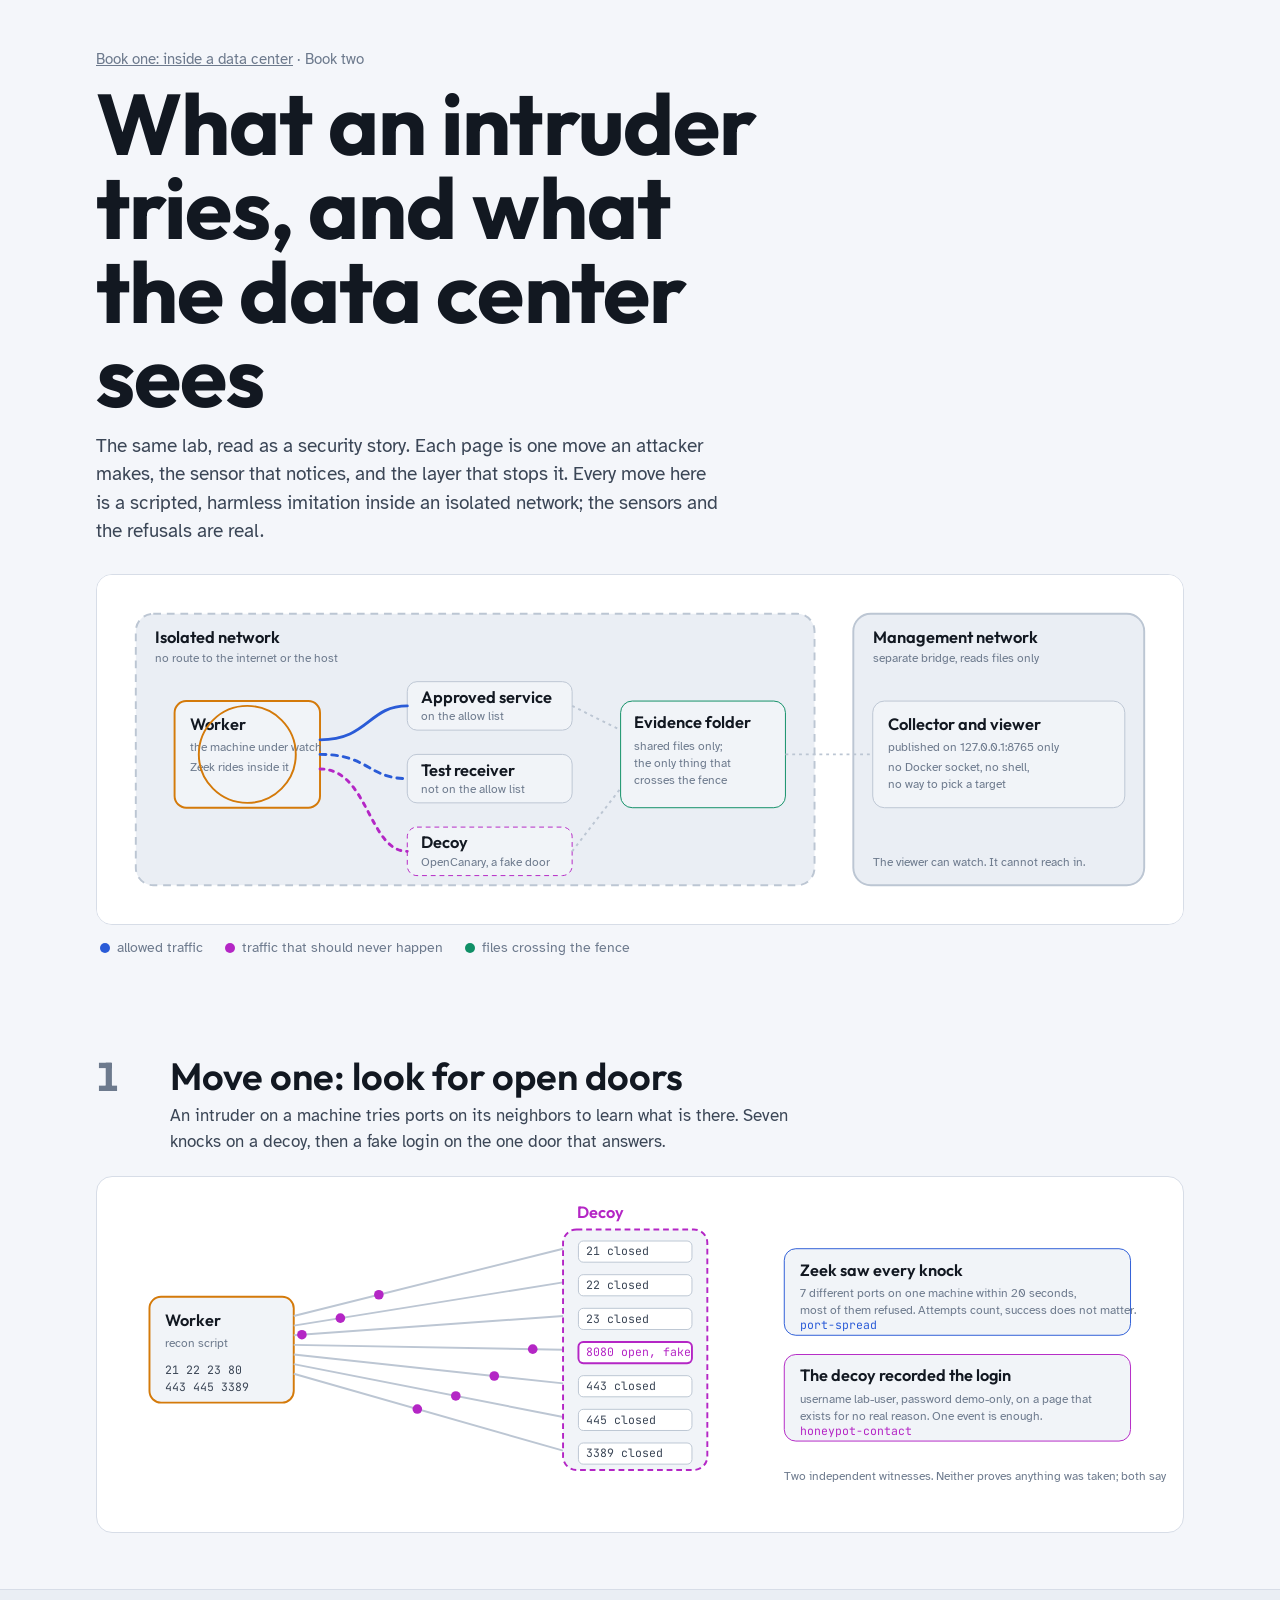
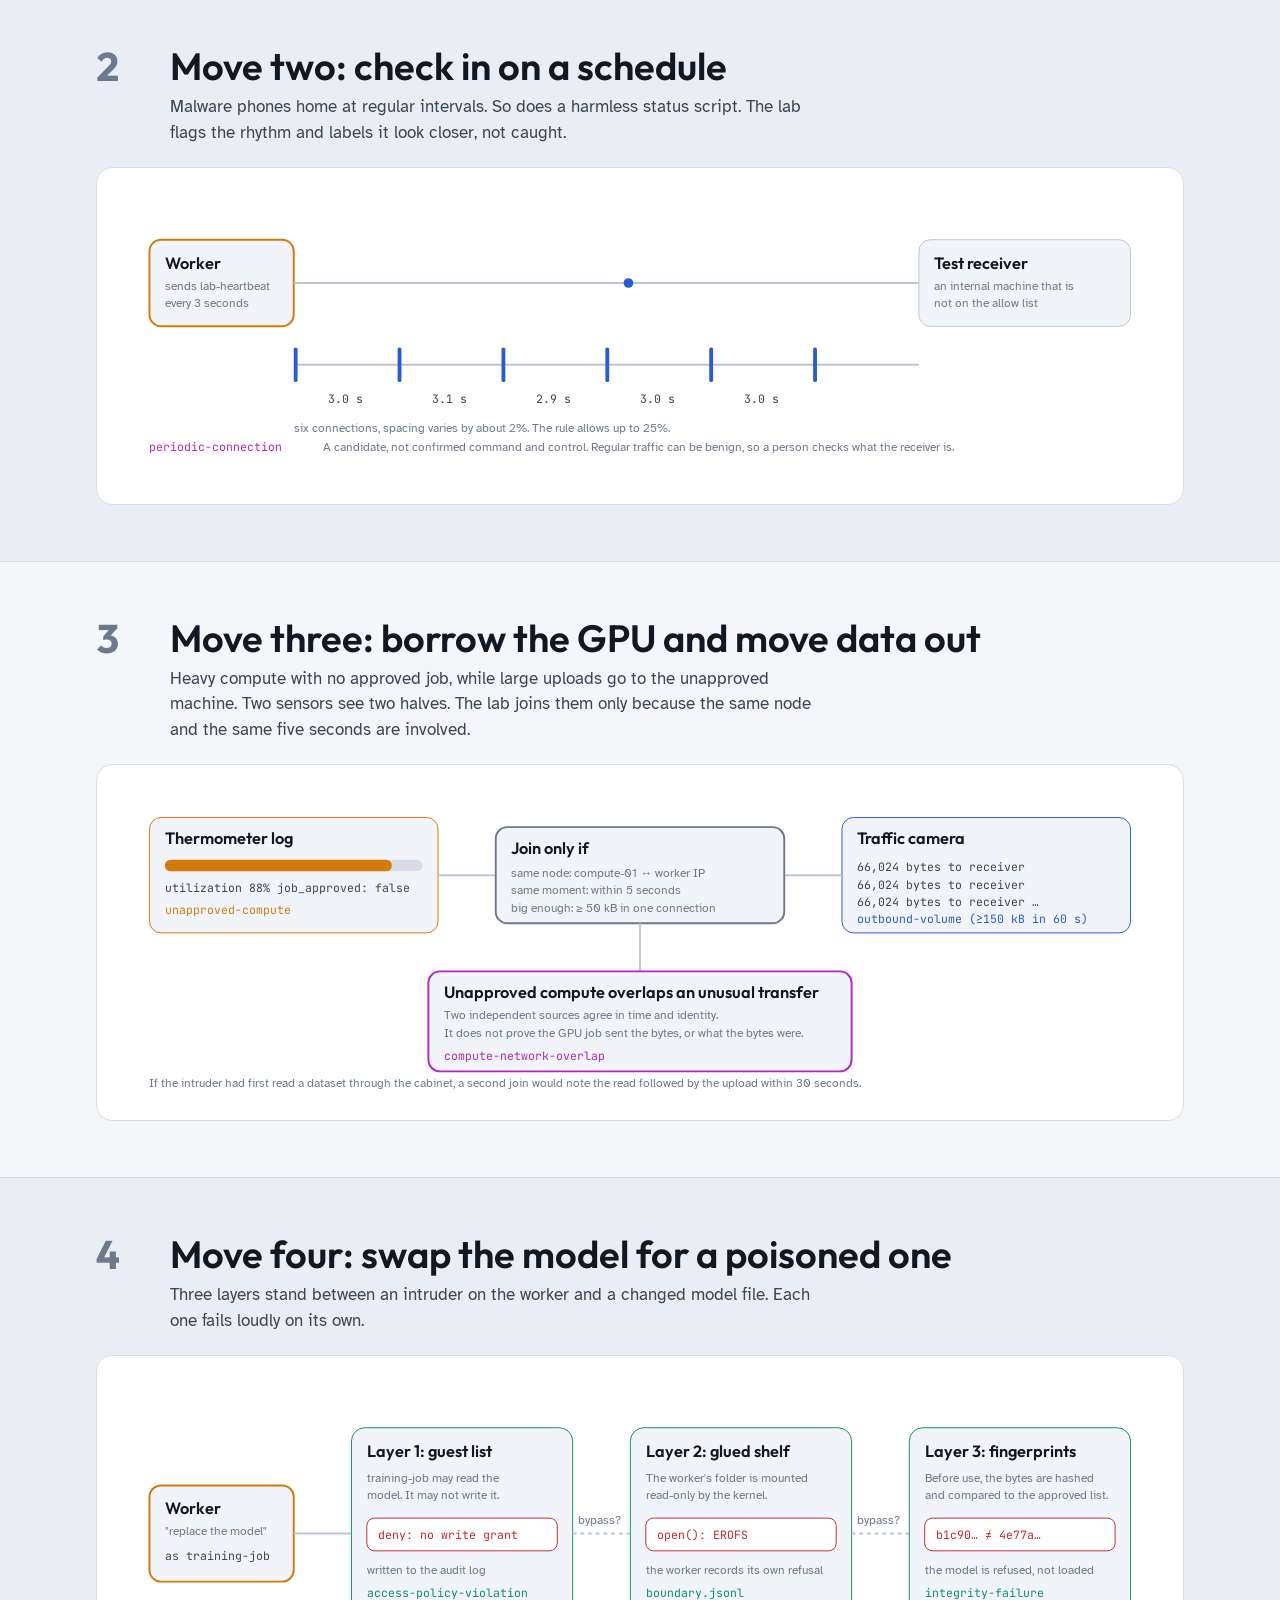
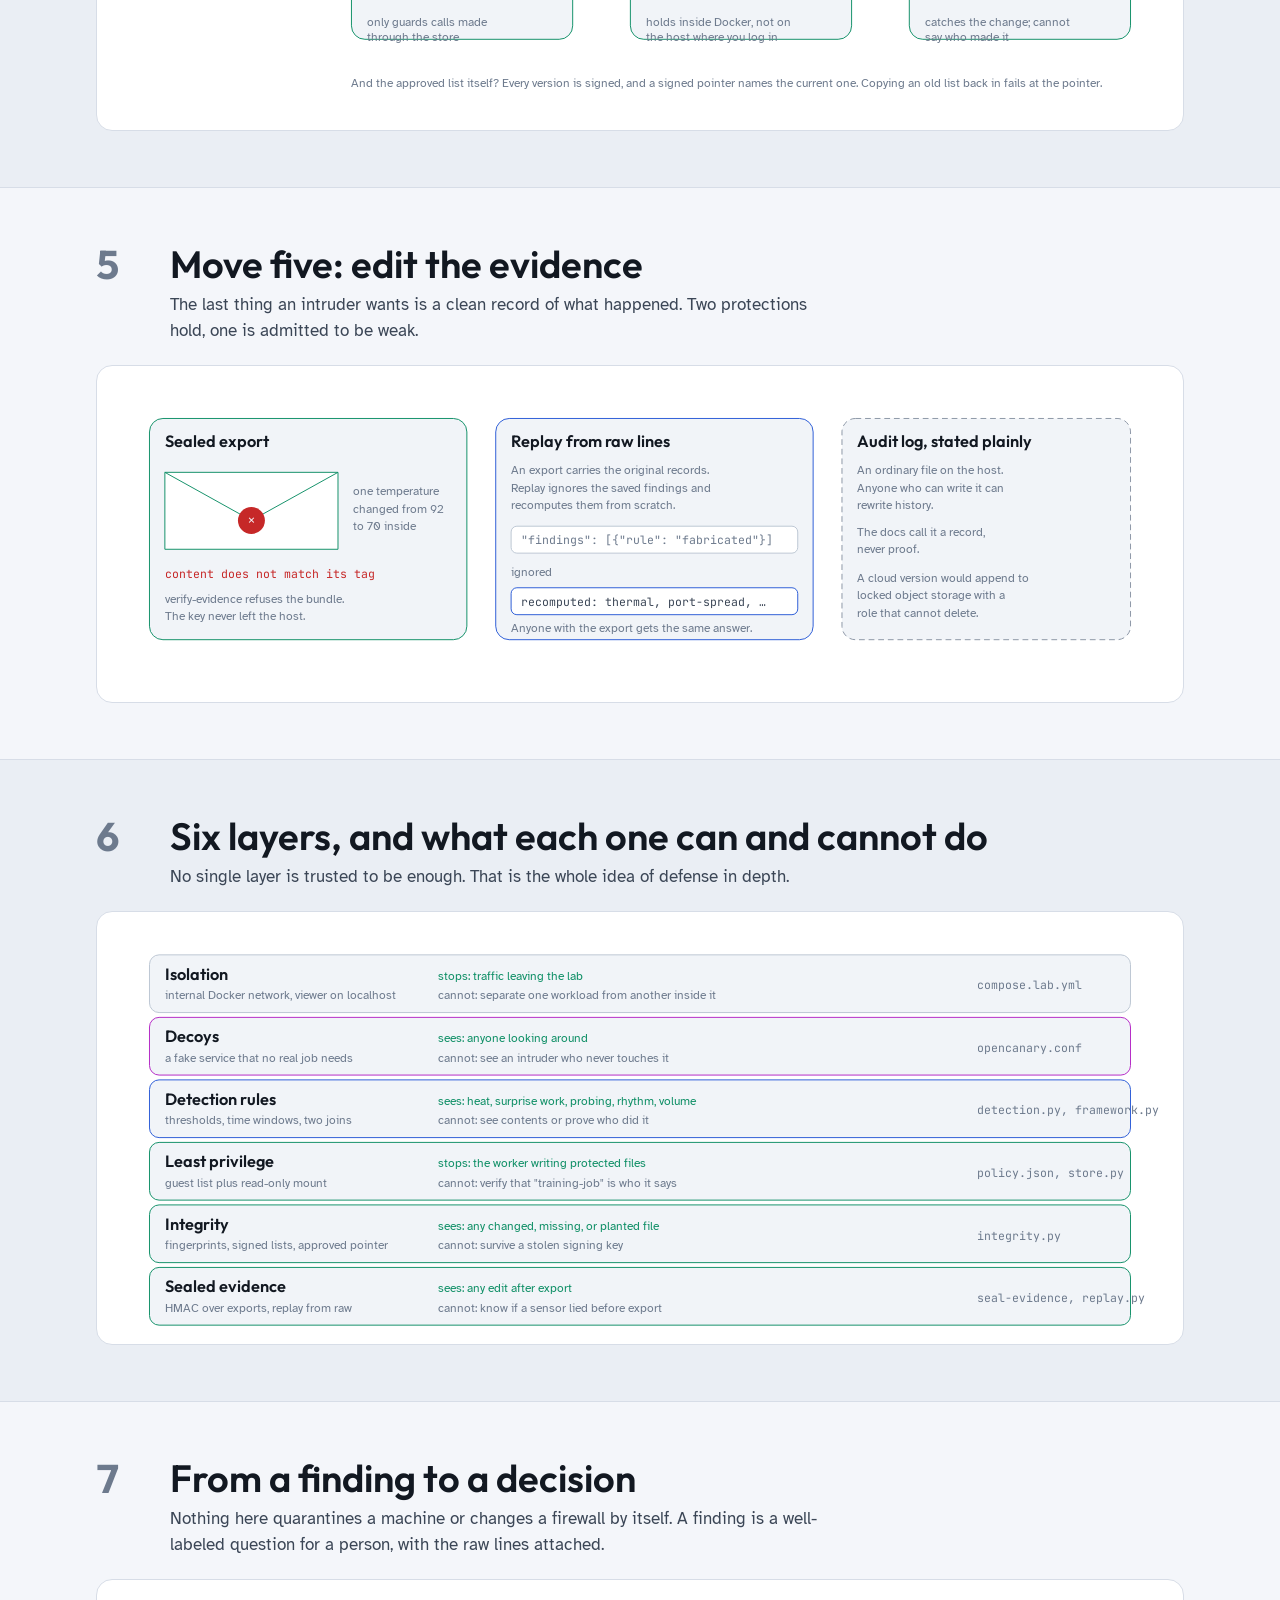
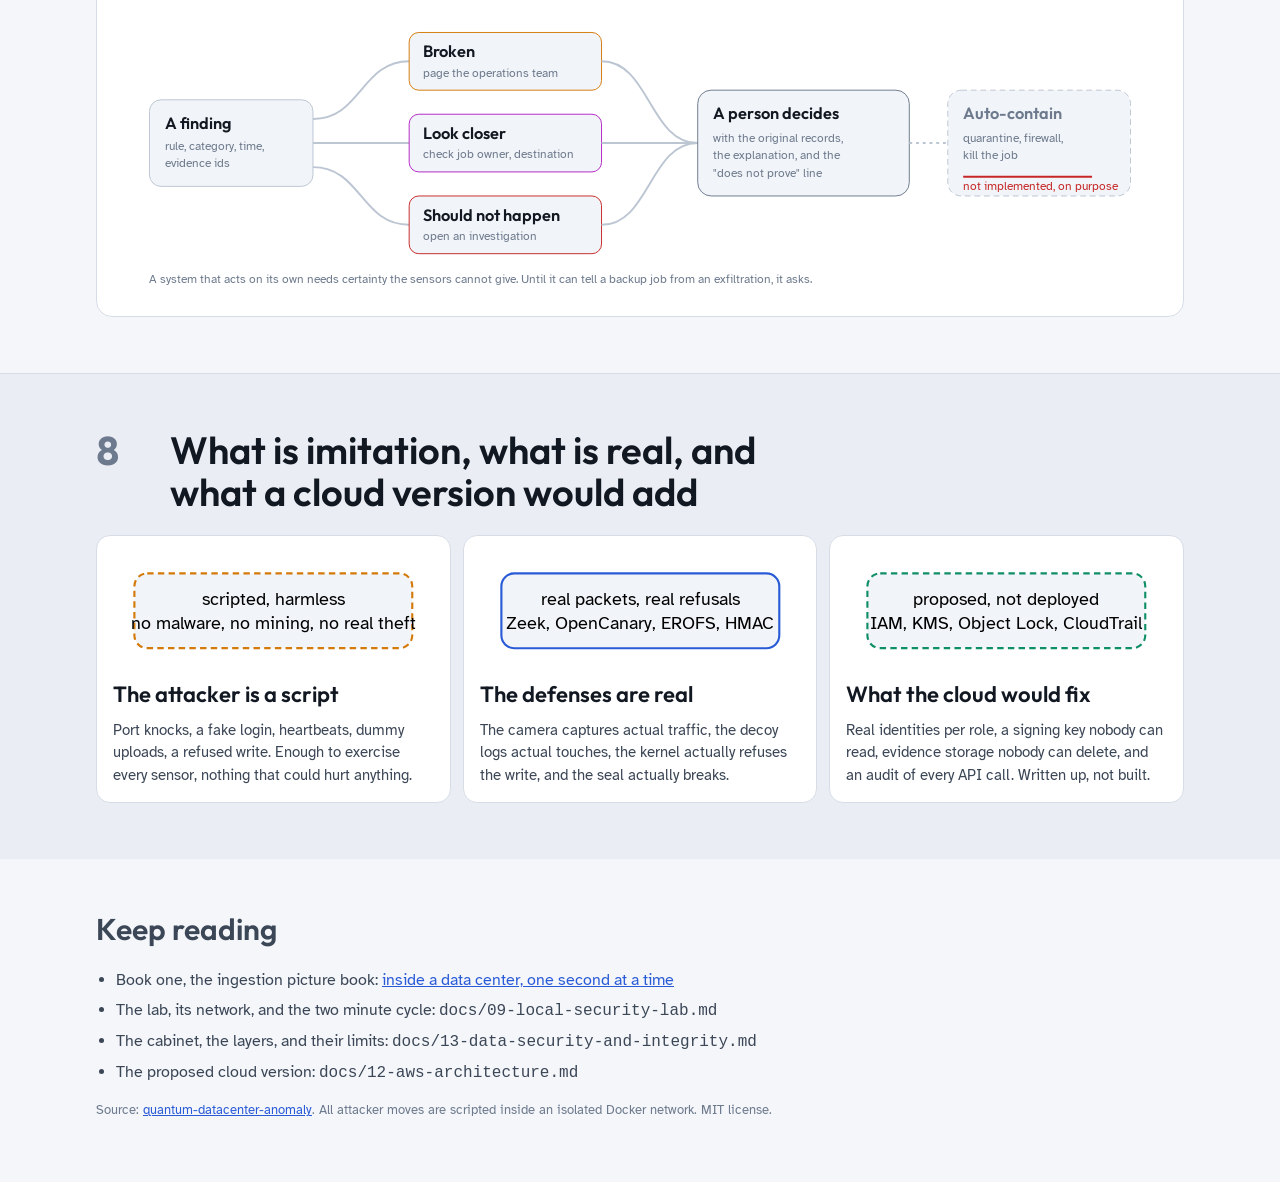
<file: site/security.html>
<!doctype html>
<html lang="en">
<head>
<meta charset="utf-8">
<meta name="viewport" content="width=device-width, initial-scale=1, viewport-fit=cover">
<meta name="description" content="Book two: the moves an intruder makes inside a data center, the sensor that notices each one, and the layer that stops it.">
<title>Sentinel Lab Security</title>
<link rel="stylesheet" href="https://fonts.googleapis.com/css2?family=Outfit:wght@500;600;700&family=Atkinson+Hyperlegible:wght@400;700&family=JetBrains+Mono:wght@400;500&display=swap">
<style>
/* Layout: a picture book. Each page is one large illustrated scene with a one-line caption.
   Dark first, like a data hall at night; the four stream colors never change meaning. */
:root {
  --bg: #0c1118; --bg-2: #111823; --panel: #161f2b; --panel-2: #1c2735; --ink: #eef3f9; --ink-2: #b9c4d2; --ink-3: #7f8ca0;
  --rule: #273343; --rule-2: #3a4859;
  --gpu: #f4a83a; --net: #6f97ff; --decoy: #e46ff2; --files: #43d3a0; --bad: #ff7a7a; --warn: #f4a83a; --good: #43d3a0; --grey: #8b95a5;
  --display: "Outfit", "Avenir Next", "Segoe UI", Helvetica, Arial, sans-serif;
  --body: "Atkinson Hyperlegible", Verdana, "Segoe UI", Helvetica, Arial, sans-serif;
  --mono: "JetBrains Mono", ui-monospace, Menlo, Consolas, monospace;
  --maxw: 1120px;
  color-scheme: dark;
}
@media (prefers-color-scheme: light) {
  :root:not([data-theme="dark"]) {
    --bg: #f4f6fa; --bg-2: #eaeef4; --panel: #ffffff; --panel-2: #f1f4f8; --ink: #121821; --ink-2: #3b4656; --ink-3: #6d7a8d;
    --rule: #d7dde7; --rule-2: #bcc6d3;
    --gpu: #d47a0a; --net: #2a5bd7; --decoy: #b426c5; --files: #0f8f66; --bad: #c62828; --warn: #d47a0a; --good: #0f8f66; --grey: #8b95a5;
    color-scheme: light;
  }
}
:root[data-theme="light"] {
  --bg: #f4f6fa; --bg-2: #eaeef4; --panel: #ffffff; --panel-2: #f1f4f8; --ink: #121821; --ink-2: #3b4656; --ink-3: #6d7a8d;
  --rule: #d7dde7; --rule-2: #bcc6d3;
  --gpu: #d47a0a; --net: #2a5bd7; --decoy: #b426c5; --files: #0f8f66; --bad: #c62828; --warn: #d47a0a; --good: #0f8f66; --grey: #8b95a5;
  color-scheme: light;
}
* { box-sizing: border-box; }
body { margin: 0; background: var(--bg); color: var(--ink); font-family: var(--body); font-size: 17px; line-height: 1.5; }
body::before { content: ""; position: fixed; inset: 0 0 auto; height: env(safe-area-inset-top, 0px); z-index: 10; background: var(--bg); }
a { color: var(--net); }
:focus-visible { outline: 3px solid var(--gpu); outline-offset: 2px; }
.wrap { max-width: var(--maxw); margin: 0 auto; padding-left: max(16px, env(safe-area-inset-left, 0px)); padding-right: max(16px, env(safe-area-inset-right, 0px)); }

/* book pages */
.page { padding-block: 56px; border-top: 1px solid var(--rule); }
.page:first-of-type { border-top: 0; }
.page.alt { background: var(--bg-2); }
.cap { display: grid; grid-template-columns: 56px 1fr; gap: 18px; align-items: start; margin-bottom: 22px; }
.cap .no { font-family: var(--display); font-weight: 700; font-size: 40px; line-height: 1; color: var(--ink-3); font-variant-numeric: tabular-nums; }
.cap h2 { font-family: var(--display); font-weight: 600; font-size: clamp(26px, 3.4vw, 38px); line-height: 1.1; margin: 0; text-wrap: balance; }
.cap p { margin: 6px 0 0; color: var(--ink-2); max-width: 60ch; font-size: 17px; }
.scene { background: var(--panel); border: 1px solid var(--rule); border-radius: 16px; padding: 14px; overflow-x: auto; }
.scene svg { display: block; width: 100%; height: auto; min-width: 720px; }
.scene text, .hall text { font-family: var(--body); fill: var(--ink); font-size: 14px; }
.scene .t, .hall .t { font-family: var(--display); font-weight: 600; font-size: 17px; }
.scene .s, .hall .s { fill: var(--ink-3); font-size: 12.5px; }
.scene .m, .hall .m { font-family: var(--mono); font-size: 12px; fill: var(--ink-2); }
.scene .box, .hall .box { fill: var(--panel-2); stroke: var(--rule-2); }
.scene .rail, .hall .rail { fill: none; stroke: var(--rule-2); stroke-width: 2; }
.scene .flow, .hall .flow { fill: none; stroke-width: 3; stroke-linecap: round; }
.f-gpu { stroke: var(--gpu); } .f-net { stroke: var(--net); } .f-decoy { stroke: var(--decoy); } .f-files { stroke: var(--files); } .f-grey { stroke: var(--grey); }
.d-gpu { fill: var(--gpu); } .d-net { fill: var(--net); } .d-decoy { fill: var(--decoy); } .d-files { fill: var(--files); } .d-grey { fill: var(--grey); } .d-bad { fill: var(--bad); } .d-good { fill: var(--good); }
.foot { display: flex; flex-wrap: wrap; gap: 8px 22px; font-size: 14px; color: var(--ink-3); padding: 12px 4px 2px; }
.foot span::before { content: ""; display: inline-block; width: 10px; height: 10px; border-radius: 50%; margin-right: 7px; vertical-align: -1px; background: var(--grey); }
.foot .gpu::before { background: var(--gpu); } .foot .net::before { background: var(--net); } .foot .decoy::before { background: var(--decoy); } .foot .files::before { background: var(--files); } .foot .bad::before { background: var(--bad); }

/* cover */
.cover { padding-block: 48px 40px; }
.cover h1 { font-family: var(--display); font-weight: 700; font-size: clamp(40px, 7vw, 86px); line-height: 0.98; margin: 0 0 14px; letter-spacing: -0.01em; max-width: 12ch; }
.cover p { color: var(--ink-2); font-size: 19px; max-width: 52ch; margin: 0 0 28px; }
.hall { background: var(--panel); border: 1px solid var(--rule); border-radius: 16px; overflow: hidden; }
.hall svg { display: block; width: 100%; height: auto; }
.led { animation: blink 2.4s infinite; }
.led:nth-child(3n) { animation-delay: .8s; } .led:nth-child(3n+1) { animation-delay: 1.6s; }
@keyframes blink { 0%, 60% { opacity: 1 } 70% { opacity: .25 } 80%, 100% { opacity: 1 } }

/* animations */
.breath { animation: breath 4s ease-in-out infinite; transform-origin: left center; }
@keyframes breath { 0%, 100% { transform: scaleX(.45) } 50% { transform: scaleX(.92) } }
.needle { animation: needle 4s ease-in-out infinite; transform-origin: 0 0; }
@keyframes needle { 0%, 100% { transform: rotate(-20deg) } 50% { transform: rotate(38deg) } }
.pulse { animation: pulse 1.6s ease-out infinite; transform-origin: center; }
@keyframes pulse { 0% { opacity: .9; transform: scale(.6) } 100% { opacity: 0; transform: scale(1.8) } }
.tick { animation: tick 1s steps(1) infinite; }
@keyframes tick { 0% { opacity: 1 } 50% { opacity: .35 } }
.sweep { animation: sweep 12s linear infinite; }
@keyframes sweep { from { transform: translateX(0) } to { transform: translateX(700px) } }
.pop { opacity: 0; animation-duration: 12s; animation-timing-function: linear; animation-iteration-count: infinite; }
.pop.at12 { animation-name: pop12; }
@keyframes pop12 { 0%, 12% { opacity: 0 } 13%, 100% { opacity: 1 } }
.pop.at20 { animation-name: pop20; }
@keyframes pop20 { 0%, 20% { opacity: 0 } 21%, 100% { opacity: 1 } }
.pop.at34 { animation-name: pop34; }
@keyframes pop34 { 0%, 34% { opacity: 0 } 35%, 100% { opacity: 1 } }
.pop.at36 { animation-name: pop36; }
@keyframes pop36 { 0%, 36% { opacity: 0 } 37%, 100% { opacity: 1 } }
.pop.at62 { animation-name: pop62; }
@keyframes pop62 { 0%, 62% { opacity: 0 } 63%, 100% { opacity: 1 } }
.pop.at78 { animation-name: pop78; }
@keyframes pop78 { 0%, 78% { opacity: 0 } 79%, 100% { opacity: 1 } }
.pop.at82 { animation-name: pop82; }
@keyframes pop82 { 0%, 82% { opacity: 0 } 83%, 100% { opacity: 1 } }
.pop.at84 { animation-name: pop84; }
@keyframes pop84 { 0%, 84% { opacity: 0 } 85%, 100% { opacity: 1 } }
.pop.at86 { animation-name: pop86; }
@keyframes pop86 { 0%, 86% { opacity: 0 } 87%, 100% { opacity: 1 } }
.fall { animation: fall 2.6s ease-in infinite; }
@keyframes fall { 0% { transform: translateY(0); opacity: 1 } 80% { opacity: 1 } 100% { transform: translateY(70px); opacity: 0 } }
.glow { animation: glow 2.6s infinite; }
@keyframes glow { 0%, 55% { opacity: .35 } 62%, 85% { opacity: 1 } 100% { opacity: .35 } }
.shake { animation: shake 3s infinite; transform-origin: center; }
@keyframes shake { 0%, 70%, 100% { transform: translateX(0) } 74% { transform: translateX(-3px) } 78% { transform: translateX(3px) } 82% { transform: translateX(-2px) } 86% { transform: translateX(0) } }
.spin { animation: spin 6s linear infinite; transform-origin: center; transform-box: fill-box; }
@keyframes spin { to { transform: rotate(360deg) } }
@media (prefers-reduced-motion: reduce) { .mover, .pulse { display: none } .breath, .needle, .tick, .sweep, .pop, .fall, .glow, .shake, .spin, .led { animation: none !important; opacity: 1 } }

/* counters (lambda console feel) */
.counters { display: grid; grid-template-columns: repeat(4, 1fr); gap: 10px; margin-top: 12px; }
.ctr { background: var(--panel-2); border: 1px solid var(--rule); border-radius: 10px; padding: 12px 14px; display: grid; gap: 2px; }
.ctr b { font-family: var(--display); font-weight: 600; font-size: 28px; line-height: 1; font-variant-numeric: tabular-nums; }
.ctr span { font-size: 13px; color: var(--ink-3); }
@media (max-width: 700px) { .counters { grid-template-columns: repeat(2, 1fr); } }

/* three bins */
.bins { display: grid; grid-template-columns: repeat(3, 1fr); gap: 12px; }
.bin { background: var(--panel); border: 1px solid var(--rule); border-radius: 14px; padding: 16px; display: grid; gap: 8px; }
.bin svg { width: 100%; height: auto; display: block; }
.bin h3 { font-family: var(--display); font-weight: 600; font-size: 22px; margin: 0; }
.bin p { margin: 0; color: var(--ink-2); font-size: 15px; }
@media (max-width: 760px) { .bins { grid-template-columns: 1fr; } }

/* back cover */
.back { padding-block: 48px 64px; color: var(--ink-2); }
.back .wrap { display: grid; gap: 16px; }
.back h2 { font-family: var(--display); font-weight: 600; font-size: 30px; margin: 0; }
.back ul { margin: 0; padding-left: 20px; display: grid; gap: 6px; font-size: 16px; }
.back small { color: var(--ink-3); font-size: 13px; }
</style>
</head>
<body><header class="wrap cover">
  <p style="margin:0 0 10px; color: var(--ink-3); font-size: 15px"><a href="index.html" style="color: var(--ink-3)">Book one: inside a data center</a> · Book two</p>
  <h1>What an intruder tries, and what the data center sees</h1>
  <p>The same lab, read as a security story. Each page is one move an attacker makes, the sensor that notices, and the layer that stops it. Every move here is a scripted, harmless imitation inside an isolated network; the sensors and the refusals are real.</p>
  <div class="hall" aria-label="The lab network: an isolated network with the worker, an approved service, a test receiver and a decoy; a separate management network with the viewer bound to localhost">
    <svg viewBox="0 0 1120 360" role="img">
      <rect width="1120" height="360" fill="var(--panel)"/>
      <!-- isolated network -->
      <rect x="40" y="40" width="700" height="280" rx="18" fill="var(--bg-2)" stroke="var(--rule-2)" stroke-width="2" stroke-dasharray="8 6"/>
      <text class="t" x="60" y="70">Isolated network</text><text class="s" x="60" y="90">no route to the internet or the host</text>
      <g transform="translate(80 130)"><rect width="150" height="110" rx="12" fill="var(--panel-2)" stroke="var(--gpu)" stroke-width="2"/><text class="t" x="16" y="30">Worker</text><text class="s" x="16" y="52">the machine under watch</text><text class="s" x="16" y="72">Zeek rides inside it</text><circle class="pulse" cx="75" cy="55" r="50" fill="none" stroke="var(--gpu)" stroke-width="2"/></g>
      <g transform="translate(320 110)"><rect width="170" height="50" rx="10" class="box"/><text class="t" x="14" y="22">Approved service</text><text class="s" x="14" y="40">on the allow list</text></g>
      <g transform="translate(320 185)"><rect width="170" height="50" rx="10" class="box"/><text class="t" x="14" y="22">Test receiver</text><text class="s" x="14" y="40">not on the allow list</text></g>
      <g transform="translate(320 260)"><rect width="170" height="50" rx="10" fill="var(--panel-2)" stroke="var(--decoy)" stroke-dasharray="5 4"/><text class="t" x="14" y="22">Decoy</text><text class="s" x="14" y="40">OpenCanary, a fake door</text></g>
      <path class="flow f-net" d="M230 170 C 280 170, 280 135, 320 135"/>
      <path class="flow f-net" d="M230 185 C 280 185, 280 210, 320 210" stroke-dasharray="6 6"/>
      <path class="flow f-decoy" d="M230 200 C 280 200, 280 285, 320 285" stroke-dasharray="4 6"/>
      <g transform="translate(540 130)"><rect width="170" height="110" rx="12" fill="var(--panel-2)" stroke="var(--files)"/><text class="t" x="14" y="28">Evidence folder</text><text class="s" x="14" y="50">shared files only;</text><text class="s" x="14" y="68">the only thing that</text><text class="s" x="14" y="86">crosses the fence</text></g>
      <path class="rail" d="M490 135 L 540 160" stroke-dasharray="3 4"/><path class="rail" d="M490 285 L 540 220" stroke-dasharray="3 4"/>
      <!-- management network -->
      <rect x="780" y="40" width="300" height="280" rx="18" fill="var(--bg-2)" stroke="var(--rule-2)" stroke-width="2"/>
      <text class="t" x="800" y="70">Management network</text><text class="s" x="800" y="90">separate bridge, reads files only</text>
      <g transform="translate(800 130)"><rect width="260" height="110" rx="12" class="box"/><text class="t" x="16" y="30">Collector and viewer</text><text class="s" x="16" y="52">published on 127.0.0.1:8765 only</text><text class="s" x="16" y="72">no Docker socket, no shell,</text><text class="s" x="16" y="90">no way to pick a target</text></g>
      <path class="rail" d="M710 185 L 800 185" stroke-dasharray="3 4"/>
      <text class="s" x="800" y="300">The viewer can watch. It cannot reach in.</text>
    </svg>
  </div>
  <div class="foot"><span class="net">allowed traffic</span><span class="decoy">traffic that should never happen</span><span class="files">files crossing the fence</span></div>
</header>

<!-- 1: reconnaissance -->
<section class="page">
  <div class="wrap">
    <div class="cap"><span class="no">1</span><div><h2>Move one: look for open doors</h2><p>An intruder on a machine tries ports on its neighbors to learn what is there. Seven knocks on a decoy, then a fake login on the one door that answers.</p></div></div>
    <div class="scene" aria-label="The worker knocks on seven ports of the decoy; six are closed, the HTTP port answers and records a login attempt; Zeek sees all seven attempts">
      <svg viewBox="0 0 1100 340" role="img">
        <g transform="translate(40 110)"><rect width="150" height="110" rx="12" fill="var(--panel-2)" stroke="var(--gpu)" stroke-width="2"/><text class="t" x="16" y="30">Worker</text><text class="s" x="16" y="52">recon script</text><text class="m" x="16" y="80">21 22 23 80</text><text class="m" x="16" y="98">443 445 3389</text></g>
        <defs>
          <path id="k1" d="M190 130 L 470 60"/><path id="k2" d="M190 140 L 470 95"/><path id="k3" d="M190 150 L 470 130"/><path id="k4" d="M190 160 L 470 165"/><path id="k5" d="M190 170 L 470 200"/><path id="k6" d="M190 180 L 470 235"/><path id="k7" d="M190 190 L 470 270"/>
        </defs>
        <use href="#k1" class="rail"/><use href="#k2" class="rail"/><use href="#k3" class="rail"/><use href="#k4" class="rail"/><use href="#k5" class="rail"/><use href="#k6" class="rail"/><use href="#k7" class="rail"/>
        <g class="mover">
          <circle r="5" class="d-decoy"><animateMotion dur="3.5s" repeatCount="indefinite"><mpath href="#k1"/></animateMotion></circle>
          <circle r="5" class="d-decoy"><animateMotion dur="3.5s" begin=".5s" repeatCount="indefinite"><mpath href="#k2"/></animateMotion></circle>
          <circle r="5" class="d-decoy"><animateMotion dur="3.5s" begin="1s" repeatCount="indefinite"><mpath href="#k3"/></animateMotion></circle>
          <circle r="5" class="d-decoy"><animateMotion dur="3.5s" begin="1.5s" repeatCount="indefinite"><mpath href="#k4"/></animateMotion></circle>
          <circle r="5" class="d-decoy"><animateMotion dur="3.5s" begin="2s" repeatCount="indefinite"><mpath href="#k5"/></animateMotion></circle>
          <circle r="5" class="d-decoy"><animateMotion dur="3.5s" begin="2.5s" repeatCount="indefinite"><mpath href="#k6"/></animateMotion></circle>
          <circle r="5" class="d-decoy"><animateMotion dur="3.5s" begin="3s" repeatCount="indefinite"><mpath href="#k7"/></animateMotion></circle>
        </g>
        <!-- doors -->
        <g transform="translate(470 40)">
          <rect width="150" height="250" rx="14" fill="var(--panel-2)" stroke="var(--decoy)" stroke-dasharray="6 4" stroke-width="2"/>
          <text class="t" x="14" y="-12" style="fill: var(--decoy)">Decoy</text>
          <g><rect x="16" y="12" width="118" height="22" rx="5" fill="var(--panel)" stroke="var(--rule-2)"/><text class="m" x="24" y="27">21  closed</text></g>
          <g><rect x="16" y="47" width="118" height="22" rx="5" fill="var(--panel)" stroke="var(--rule-2)"/><text class="m" x="24" y="62">22  closed</text></g>
          <g><rect x="16" y="82" width="118" height="22" rx="5" fill="var(--panel)" stroke="var(--rule-2)"/><text class="m" x="24" y="97">23  closed</text></g>
          <g class="glow"><rect x="16" y="117" width="118" height="22" rx="5" fill="var(--panel)" stroke="var(--decoy)" stroke-width="2"/><text class="m" x="24" y="132" style="fill: var(--decoy)">8080  open, fake</text></g>
          <g><rect x="16" y="152" width="118" height="22" rx="5" fill="var(--panel)" stroke="var(--rule-2)"/><text class="m" x="24" y="167">443  closed</text></g>
          <g><rect x="16" y="187" width="118" height="22" rx="5" fill="var(--panel)" stroke="var(--rule-2)"/><text class="m" x="24" y="202">445  closed</text></g>
          <g><rect x="16" y="222" width="118" height="22" rx="5" fill="var(--panel)" stroke="var(--rule-2)"/><text class="m" x="24" y="237">3389  closed</text></g>
        </g>
        <!-- witnesses -->
        <g transform="translate(700 60)"><rect width="360" height="90" rx="12" class="box" style="stroke: var(--net)"/><text class="t" x="16" y="28">Zeek saw every knock</text><text class="s" x="16" y="50">7 different ports on one machine within 20 seconds,</text><text class="s" x="16" y="68">most of them refused. Attempts count, success does not matter.</text><text class="m" x="16" y="84" style="fill: var(--net)">port-spread</text></g>
        <g transform="translate(700 170)"><rect width="360" height="90" rx="12" class="box" style="stroke: var(--decoy)"/><text class="t" x="16" y="28">The decoy recorded the login</text><text class="s" x="16" y="50">username lab-user, password demo-only, on a page that</text><text class="s" x="16" y="68">exists for no real reason. One event is enough.</text><text class="m" x="16" y="84" style="fill: var(--decoy)">honeypot-contact</text></g>
        <text class="s" x="700" y="300">Two independent witnesses. Neither proves anything was taken; both say someone was looking.</text>
      </svg>
    </div>
  </div>
</section>

<!-- 2: beacon -->
<section class="page alt">
  <div class="wrap">
    <div class="cap"><span class="no">2</span><div><h2>Move two: check in on a schedule</h2><p>Malware phones home at regular intervals. So does a harmless status script. The lab flags the rhythm and labels it look closer, not caught.</p></div></div>
    <div class="scene" aria-label="Heartbeats from the worker to the test receiver every three seconds, drawn as evenly spaced ticks; the rule measures how even the spacing is">
      <svg viewBox="0 0 1100 320" role="img">
        <g transform="translate(40 60)"><rect width="150" height="90" rx="12" fill="var(--panel-2)" stroke="var(--gpu)" stroke-width="2"/><text class="t" x="16" y="30">Worker</text><text class="s" x="16" y="52">sends lab-heartbeat</text><text class="s" x="16" y="70">every 3 seconds</text></g>
        <g transform="translate(840 60)"><rect width="220" height="90" rx="12" class="box"/><text class="t" x="16" y="30">Test receiver</text><text class="s" x="16" y="52">an internal machine that is</text><text class="s" x="16" y="70">not on the allow list</text></g>
        <path class="rail" d="M190 105 L 840 105"/>
        <g class="mover"><circle r="5" class="d-net"><animateMotion dur="3s" repeatCount="indefinite" path="M190 105 L 840 105"/></animateMotion></circle></g>
        <!-- tick strip -->
        <g transform="translate(190 190)">
          <line x1="0" y1="0" x2="650" y2="0" stroke="var(--rule-2)" stroke-width="2"/>
          <g fill="var(--net)">
            <rect x="0" y="-18" width="4" height="36" rx="2"/><rect x="108" y="-18" width="4" height="36" rx="2"/><rect x="216" y="-18" width="4" height="36" rx="2"/><rect x="324" y="-18" width="4" height="36" rx="2"/><rect x="432" y="-18" width="4" height="36" rx="2"/><rect x="540" y="-18" width="4" height="36" rx="2"/>
          </g>
          <text class="m" x="54" y="40" text-anchor="middle">3.0 s</text><text class="m" x="162" y="40" text-anchor="middle">3.1 s</text><text class="m" x="270" y="40" text-anchor="middle">2.9 s</text><text class="m" x="378" y="40" text-anchor="middle">3.0 s</text><text class="m" x="486" y="40" text-anchor="middle">3.0 s</text>
          <text class="s" x="0" y="70">six connections, spacing varies by about 2%. The rule allows up to 25%.</text>
        </g>
        <g transform="translate(40 280)"><text class="m" style="fill: var(--decoy)">periodic-connection</text><text class="s" x="180" y="0">A candidate, not confirmed command and control. Regular traffic can be benign, so a person checks what the receiver is.</text></g>
      </svg>
    </div>
  </div>
</section>

<!-- 3: misuse -->
<section class="page">
  <div class="wrap">
    <div class="cap"><span class="no">3</span><div><h2>Move three: borrow the GPU and move data out</h2><p>Heavy compute with no approved job, while large uploads go to the unapproved machine. Two sensors see two halves. The lab joins them only because the same node and the same five seconds are involved.</p></div></div>
    <div class="scene" aria-label="GPU utilization high with no approved job on the left; large uploads to the receiver on the right; a join in the middle requires same node and five seconds">
      <svg viewBox="0 0 1100 340" role="img">
        <g transform="translate(40 40)">
          <rect width="300" height="120" rx="12" class="box" style="stroke: var(--gpu)"/><text class="t" x="16" y="28">Thermometer log</text>
          <rect x="16" y="44" width="268" height="12" rx="6" fill="var(--rule)"/><rect x="16" y="44" width="236" height="12" rx="6" fill="var(--gpu)"/>
          <text class="m" x="16" y="78">utilization 88%   job_approved: false</text><text class="m" x="16" y="100" style="fill: var(--gpu)">unapproved-compute</text>
        </g>
        <g transform="translate(760 40)">
          <rect width="300" height="120" rx="12" class="box" style="stroke: var(--net)"/><text class="t" x="16" y="28">Traffic camera</text>
          <text class="m" x="16" y="56">66,024 bytes  to receiver</text><text class="m" x="16" y="74">66,024 bytes  to receiver</text><text class="m" x="16" y="92">66,024 bytes  to receiver   …</text><text class="m" x="16" y="110" style="fill: var(--net)">outbound-volume (≥150 kB in 60 s)</text>
        </g>
        <!-- join -->
        <path class="rail" d="M340 100 L 400 100"/><path class="rail" d="M760 100 L 700 100"/>
        <g transform="translate(400 50)">
          <rect width="300" height="100" rx="12" fill="var(--panel-2)" stroke="var(--ink-3)" stroke-width="2"/>
          <text class="t" x="16" y="28">Join only if</text>
          <text class="s" x="16" y="52">same node: compute-01 ↔ worker IP</text><text class="s" x="16" y="70">same moment: within 5 seconds</text><text class="s" x="16" y="88">big enough: ≥ 50 kB in one connection</text>
        </g>
        <path class="rail" d="M550 150 L 550 200"/>
        <g transform="translate(330 200)">
          <rect width="440" height="104" rx="12" fill="var(--panel-2)" stroke="var(--decoy)" stroke-width="2"/>
          <text class="t" x="16" y="28">Unapproved compute overlaps an unusual transfer</text>
          <text class="s" x="16" y="50">Two independent sources agree in time and identity.</text>
          <text class="s" x="16" y="68">It does not prove the GPU job sent the bytes, or what the bytes were.</text>
          <text class="m" x="16" y="92" style="fill: var(--decoy)">compute-network-overlap</text>
        </g>
        <text class="s" x="40" y="320">If the intruder had first read a dataset through the cabinet, a second join would note the read followed by the upload within 30 seconds.</text>
      </svg>
    </div>
  </div>
</section>

<!-- 4: files -->
<section class="page alt">
  <div class="wrap">
    <div class="cap"><span class="no">4</span><div><h2>Move four: swap the model for a poisoned one</h2><p>Three layers stand between an intruder on the worker and a changed model file. Each one fails loudly on its own.</p></div></div>
    <div class="scene" aria-label="Three layers: the guest list says no, the read-only shelf says EROFS, and the fingerprint check catches any change that got through another way">
      <svg viewBox="0 0 1100 360" role="img">
        <g transform="translate(40 120)"><rect width="150" height="100" rx="12" fill="var(--panel-2)" stroke="var(--gpu)" stroke-width="2"/><text class="t" x="16" y="30">Worker</text><text class="s" x="16" y="52">"replace the model"</text><text class="m" x="16" y="78">as training-job</text></g>
        <path class="rail" d="M190 170 L 250 170"/>
        <!-- layer 1 -->
        <g transform="translate(250 60)">
          <rect width="230" height="220" rx="14" class="box" style="stroke: var(--files)"/>
          <text class="t" x="16" y="30">Layer 1: guest list</text>
          <text class="s" x="16" y="56">training-job may read the</text><text class="s" x="16" y="74">model. It may not write it.</text>
          <g class="shake"><rect x="16" y="94" width="198" height="34" rx="8" fill="var(--panel)" stroke="var(--bad)"/><text class="m" x="28" y="116" style="fill: var(--bad)">deny: no write grant</text></g>
          <text class="s" x="16" y="152">written to the audit log</text>
          <text class="m" x="16" y="176" style="fill: var(--files)">access-policy-violation</text>
          <text class="s" x="16" y="206" style="fill: var(--ink-3)">only guards calls made</text><text class="s" x="16" y="222" style="fill: var(--ink-3)">through the store</text>
        </g>
        <path class="rail" d="M480 170 L 540 170" stroke-dasharray="4 4"/><text class="s" x="486" y="160" style="fill: var(--ink-3)">bypass?</text>
        <!-- layer 2 -->
        <g transform="translate(540 60)">
          <rect width="230" height="220" rx="14" class="box" style="stroke: var(--files)"/>
          <text class="t" x="16" y="30">Layer 2: glued shelf</text>
          <text class="s" x="16" y="56">The worker's folder is mounted</text><text class="s" x="16" y="74">read-only by the kernel.</text>
          <g class="shake" style="animation-delay:1s"><rect x="16" y="94" width="198" height="34" rx="8" fill="var(--panel)" stroke="var(--bad)"/><text class="m" x="28" y="116" style="fill: var(--bad)">open(): EROFS</text></g>
          <text class="s" x="16" y="152">the worker records its own refusal</text>
          <text class="m" x="16" y="176" style="fill: var(--files)">boundary.jsonl</text>
          <text class="s" x="16" y="206" style="fill: var(--ink-3)">holds inside Docker, not on</text><text class="s" x="16" y="222" style="fill: var(--ink-3)">the host where you log in</text>
        </g>
        <path class="rail" d="M770 170 L 830 170" stroke-dasharray="4 4"/><text class="s" x="776" y="160" style="fill: var(--ink-3)">bypass?</text>
        <!-- layer 3 -->
        <g transform="translate(830 60)">
          <rect width="230" height="220" rx="14" class="box" style="stroke: var(--files)"/>
          <text class="t" x="16" y="30">Layer 3: fingerprints</text>
          <text class="s" x="16" y="56">Before use, the bytes are hashed</text><text class="s" x="16" y="74">and compared to the approved list.</text>
          <g><rect x="16" y="94" width="198" height="34" rx="8" fill="var(--panel)" stroke="var(--bad)"/><text class="m" x="28" y="116" style="fill: var(--bad)">b1c90… ≠ 4e77a…</text></g>
          <text class="s" x="16" y="152">the model is refused, not loaded</text>
          <text class="m" x="16" y="176" style="fill: var(--files)">integrity-failure</text>
          <text class="s" x="16" y="206" style="fill: var(--ink-3)">catches the change; cannot</text><text class="s" x="16" y="222" style="fill: var(--ink-3)">say who made it</text>
        </g>
        <text class="s" x="250" y="330">And the approved list itself? Every version is signed, and a signed pointer names the current one. Copying an old list back in fails at the pointer.</text>
      </svg>
    </div>
  </div>
</section>

<!-- 5: cover tracks -->
<section class="page">
  <div class="wrap">
    <div class="cap"><span class="no">5</span><div><h2>Move five: edit the evidence</h2><p>The last thing an intruder wants is a clean record of what happened. Two protections hold, one is admitted to be weak.</p></div></div>
    <div class="scene" aria-label="A sealed export rejects an edit; replay recomputes findings from raw lines; the audit log is a plain file and is labeled as such">
      <svg viewBox="0 0 1100 320" role="img">
        <g transform="translate(40 40)">
          <rect width="330" height="230" rx="14" class="box" style="stroke: var(--files)"/><text class="t" x="16" y="30">Sealed export</text>
          <path d="M16 56 L 196 56 L 196 136 L 16 136 Z" fill="var(--panel)" stroke="var(--files)"/><path d="M16 56 L 106 106 L 196 56" fill="none" stroke="var(--files)"/>
          <circle cx="106" cy="106" r="14" fill="var(--bad)"/><text class="m" x="106" y="110" text-anchor="middle" style="fill: var(--bg)">✕</text>
          <text class="s" x="212" y="80">one temperature</text><text class="s" x="212" y="98">changed from 92</text><text class="s" x="212" y="116">to 70 inside</text>
          <text class="m" x="16" y="166" style="fill: var(--bad)">content does not match its tag</text>
          <text class="s" x="16" y="192">verify-evidence refuses the bundle.</text><text class="s" x="16" y="210">The key never left the host.</text>
        </g>
        <g transform="translate(400 40)">
          <rect width="330" height="230" rx="14" class="box" style="stroke: var(--net)"/><text class="t" x="16" y="30">Replay from raw lines</text>
          <text class="s" x="16" y="58">An export carries the original records.</text><text class="s" x="16" y="76">Replay ignores the saved findings and</text><text class="s" x="16" y="94">recomputes them from scratch.</text>
          <rect x="16" y="112" width="298" height="28" rx="6" fill="var(--panel)" stroke="var(--rule-2)"/><text class="m" x="26" y="131" style="fill: var(--ink-3)">"findings": [{"rule": "fabricated"}]</text>
          <text class="s" x="16" y="164" style="fill: var(--ink-3)">ignored</text>
          <rect x="16" y="176" width="298" height="28" rx="6" fill="var(--panel)" stroke="var(--net)"/><text class="m" x="26" y="195">recomputed: thermal, port-spread, …</text>
          <text class="s" x="16" y="222">Anyone with the export gets the same answer.</text>
        </g>
        <g transform="translate(760 40)">
          <rect width="300" height="230" rx="14" class="box" style="stroke: var(--grey)" stroke-dasharray="6 4"/><text class="t" x="16" y="30">Audit log, stated plainly</text>
          <text class="s" x="16" y="58">An ordinary file on the host.</text><text class="s" x="16" y="76">Anyone who can write it can</text><text class="s" x="16" y="94">rewrite history.</text>
          <text class="s" x="16" y="122">The docs call it a record,</text><text class="s" x="16" y="140">never proof.</text>
          <text class="s" x="16" y="170" style="fill: var(--ink-3)">A cloud version would append to</text><text class="s" x="16" y="188" style="fill: var(--ink-3)">locked object storage with a</text><text class="s" x="16" y="206" style="fill: var(--ink-3)">role that cannot delete.</text>
        </g>
      </svg>
    </div>
  </div>
</section>

<!-- 6: defense in depth -->
<section class="page alt">
  <div class="wrap">
    <div class="cap"><span class="no">6</span><div><h2>Six layers, and what each one can and cannot do</h2><p>No single layer is trusted to be enough. That is the whole idea of defense in depth.</p></div></div>
    <div class="scene" aria-label="Six stacked layers from the outside in: isolation, decoys, detection rules, least privilege, integrity, sealed evidence; each with sees, stops, cannot">
      <svg viewBox="0 0 1100 420" role="img">
        <g transform="translate(40 30)">
          <rect width="1020" height="60" rx="10" fill="var(--panel-2)" stroke="var(--rule-2)"/><text class="t" x="16" y="26">Isolation</text><text class="s" x="16" y="46">internal Docker network, viewer on localhost</text>
          <text class="s" x="300" y="26" style="fill: var(--good)">stops: traffic leaving the lab</text><text class="s" x="300" y="46" style="fill: var(--ink-3)">cannot: separate one workload from another inside it</text>
          <text class="m" x="860" y="36" style="fill: var(--ink-3)">compose.lab.yml</text>
        </g>
        <g transform="translate(40 95)">
          <rect width="1020" height="60" rx="10" fill="var(--panel-2)" stroke="var(--decoy)"/><text class="t" x="16" y="26">Decoys</text><text class="s" x="16" y="46">a fake service that no real job needs</text>
          <text class="s" x="300" y="26" style="fill: var(--good)">sees: anyone looking around</text><text class="s" x="300" y="46" style="fill: var(--ink-3)">cannot: see an intruder who never touches it</text>
          <text class="m" x="860" y="36" style="fill: var(--ink-3)">opencanary.conf</text>
        </g>
        <g transform="translate(40 160)">
          <rect width="1020" height="60" rx="10" fill="var(--panel-2)" stroke="var(--net)"/><text class="t" x="16" y="26">Detection rules</text><text class="s" x="16" y="46">thresholds, time windows, two joins</text>
          <text class="s" x="300" y="26" style="fill: var(--good)">sees: heat, surprise work, probing, rhythm, volume</text><text class="s" x="300" y="46" style="fill: var(--ink-3)">cannot: see contents or prove who did it</text>
          <text class="m" x="860" y="36" style="fill: var(--ink-3)">detection.py, framework.py</text>
        </g>
        <g transform="translate(40 225)">
          <rect width="1020" height="60" rx="10" fill="var(--panel-2)" stroke="var(--files)"/><text class="t" x="16" y="26">Least privilege</text><text class="s" x="16" y="46">guest list plus read-only mount</text>
          <text class="s" x="300" y="26" style="fill: var(--good)">stops: the worker writing protected files</text><text class="s" x="300" y="46" style="fill: var(--ink-3)">cannot: verify that "training-job" is who it says</text>
          <text class="m" x="860" y="36" style="fill: var(--ink-3)">policy.json, store.py</text>
        </g>
        <g transform="translate(40 290)">
          <rect width="1020" height="60" rx="10" fill="var(--panel-2)" stroke="var(--files)"/><text class="t" x="16" y="26">Integrity</text><text class="s" x="16" y="46">fingerprints, signed lists, approved pointer</text>
          <text class="s" x="300" y="26" style="fill: var(--good)">sees: any changed, missing, or planted file</text><text class="s" x="300" y="46" style="fill: var(--ink-3)">cannot: survive a stolen signing key</text>
          <text class="m" x="860" y="36" style="fill: var(--ink-3)">integrity.py</text>
        </g>
        <g transform="translate(40 355)">
          <rect width="1020" height="60" rx="10" fill="var(--panel-2)" stroke="var(--files)"/><text class="t" x="16" y="26">Sealed evidence</text><text class="s" x="16" y="46">HMAC over exports, replay from raw</text>
          <text class="s" x="300" y="26" style="fill: var(--good)">sees: any edit after export</text><text class="s" x="300" y="46" style="fill: var(--ink-3)">cannot: know if a sensor lied before export</text>
          <text class="m" x="860" y="36" style="fill: var(--ink-3)">seal-evidence, replay.py</text>
        </g>
      </svg>
    </div>
  </div>
</section>

<!-- 7: escalation -->
<section class="page">
  <div class="wrap">
    <div class="cap"><span class="no">7</span><div><h2>From a finding to a decision</h2><p>Nothing here quarantines a machine or changes a firewall by itself. A finding is a well-labeled question for a person, with the raw lines attached.</p></div></div>
    <div class="scene" aria-label="Decision flow: a finding arrives, is it operational, investigate, or security; each path ends at a person with evidence attached; automated containment is crossed out">
      <svg viewBox="0 0 1100 320" role="img">
        <g transform="translate(40 110)"><rect width="170" height="90" rx="12" class="box"/><text class="t" x="16" y="30">A finding</text><text class="s" x="16" y="52">rule, category, time,</text><text class="s" x="16" y="70">evidence ids</text></g>
        <path class="rail" d="M210 130 C 260 130, 260 70, 310 70"/><path class="rail" d="M210 155 L 310 155"/><path class="rail" d="M210 180 C 260 180, 260 240, 310 240"/>
        <g transform="translate(310 40)"><rect width="200" height="60" rx="10" fill="var(--panel-2)" stroke="var(--gpu)"/><text class="t" x="14" y="26">Broken</text><text class="s" x="14" y="46">page the operations team</text></g>
        <g transform="translate(310 125)"><rect width="200" height="60" rx="10" fill="var(--panel-2)" stroke="var(--decoy)"/><text class="t" x="14" y="26">Look closer</text><text class="s" x="14" y="46">check job owner, destination</text></g>
        <g transform="translate(310 210)"><rect width="200" height="60" rx="10" fill="var(--panel-2)" stroke="var(--bad)"/><text class="t" x="14" y="26">Should not happen</text><text class="s" x="14" y="46">open an investigation</text></g>
        <path class="rail" d="M510 70 C 560 70, 560 155, 610 155"/><path class="rail" d="M510 155 L 610 155"/><path class="rail" d="M510 240 C 560 240, 560 155, 610 155"/>
        <g transform="translate(610 100)"><rect width="220" height="110" rx="14" class="box" style="stroke: var(--ink-3)"/><text class="t" x="16" y="30">A person decides</text><text class="s" x="16" y="54">with the original records,</text><text class="s" x="16" y="72">the explanation, and the</text><text class="s" x="16" y="90">"does not prove" line</text></g>
        <g transform="translate(870 100)">
          <rect width="190" height="110" rx="14" fill="var(--panel-2)" stroke="var(--rule-2)" stroke-dasharray="6 4"/>
          <text class="t" x="16" y="30" style="fill: var(--ink-3)">Auto-contain</text><text class="s" x="16" y="54">quarantine, firewall,</text><text class="s" x="16" y="72">kill the job</text>
          <line x1="16" y1="90" x2="150" y2="90" stroke="var(--bad)" stroke-width="2"/><text class="s" x="16" y="104" style="fill: var(--bad)">not implemented, on purpose</text>
        </g>
        <path class="rail" d="M830 155 L 870 155" stroke-dasharray="3 4"/>
        <text class="s" x="40" y="300">A system that acts on its own needs certainty the sensors cannot give. Until it can tell a backup job from an exfiltration, it asks.</text>
      </svg>
    </div>
  </div>
</section>

<!-- 8: honest scope -->
<section class="page alt">
  <div class="wrap">
    <div class="cap"><span class="no">8</span><div><h2>What is imitation, what is real, and what a cloud version would add</h2></div></div>
    <div class="bins">
      <div class="bin">
        <svg viewBox="0 0 300 110" aria-hidden="true"><rect x="20" y="20" width="260" height="70" rx="12" fill="var(--panel-2)" stroke="var(--gpu)" stroke-width="2" stroke-dasharray="6 4"/><text class="m" x="150" y="50" text-anchor="middle">scripted, harmless</text><text class="s" x="150" y="72" text-anchor="middle">no malware, no mining, no real theft</text></svg>
        <h3>The attacker is a script</h3><p>Port knocks, a fake login, heartbeats, dummy uploads, a refused write. Enough to exercise every sensor, nothing that could hurt anything.</p>
      </div>
      <div class="bin">
        <svg viewBox="0 0 300 110" aria-hidden="true"><rect x="20" y="20" width="260" height="70" rx="12" fill="var(--panel-2)" stroke="var(--net)" stroke-width="2"/><text class="m" x="150" y="50" text-anchor="middle">real packets, real refusals</text><text class="s" x="150" y="72" text-anchor="middle">Zeek, OpenCanary, EROFS, HMAC</text></svg>
        <h3>The defenses are real</h3><p>The camera captures actual traffic, the decoy logs actual touches, the kernel actually refuses the write, and the seal actually breaks.</p>
      </div>
      <div class="bin">
        <svg viewBox="0 0 300 110" aria-hidden="true"><rect x="20" y="20" width="260" height="70" rx="12" fill="var(--panel-2)" stroke="var(--files)" stroke-width="2" stroke-dasharray="6 4"/><text class="m" x="150" y="50" text-anchor="middle">proposed, not deployed</text><text class="s" x="150" y="72" text-anchor="middle">IAM, KMS, Object Lock, CloudTrail</text></svg>
        <h3>What the cloud would fix</h3><p>Real identities per role, a signing key nobody can read, evidence storage nobody can delete, and an audit of every API call. Written up, not built.</p>
      </div>
    </div>
  </div>
</section>

<footer class="back">
  <div class="wrap">
    <h2>Keep reading</h2>
    <ul>
      <li>Book one, the ingestion picture book: <a href="index.html">inside a data center, one second at a time</a></li>
      <li>The lab, its network, and the two minute cycle: <code>docs/09-local-security-lab.md</code></li>
      <li>The cabinet, the layers, and their limits: <code>docs/13-data-security-and-integrity.md</code></li>
      <li>The proposed cloud version: <code>docs/12-aws-architecture.md</code></li>
    </ul>
    <small>Source: <a href="https://github.com/nsirivolu27/quantum-datacenter-anomaly" rel="noopener">quantum-datacenter-anomaly</a>. All attacker moves are scripted inside an isolated Docker network. MIT license.</small>
  </div>
</footer>

</body>
</html>
</file>
